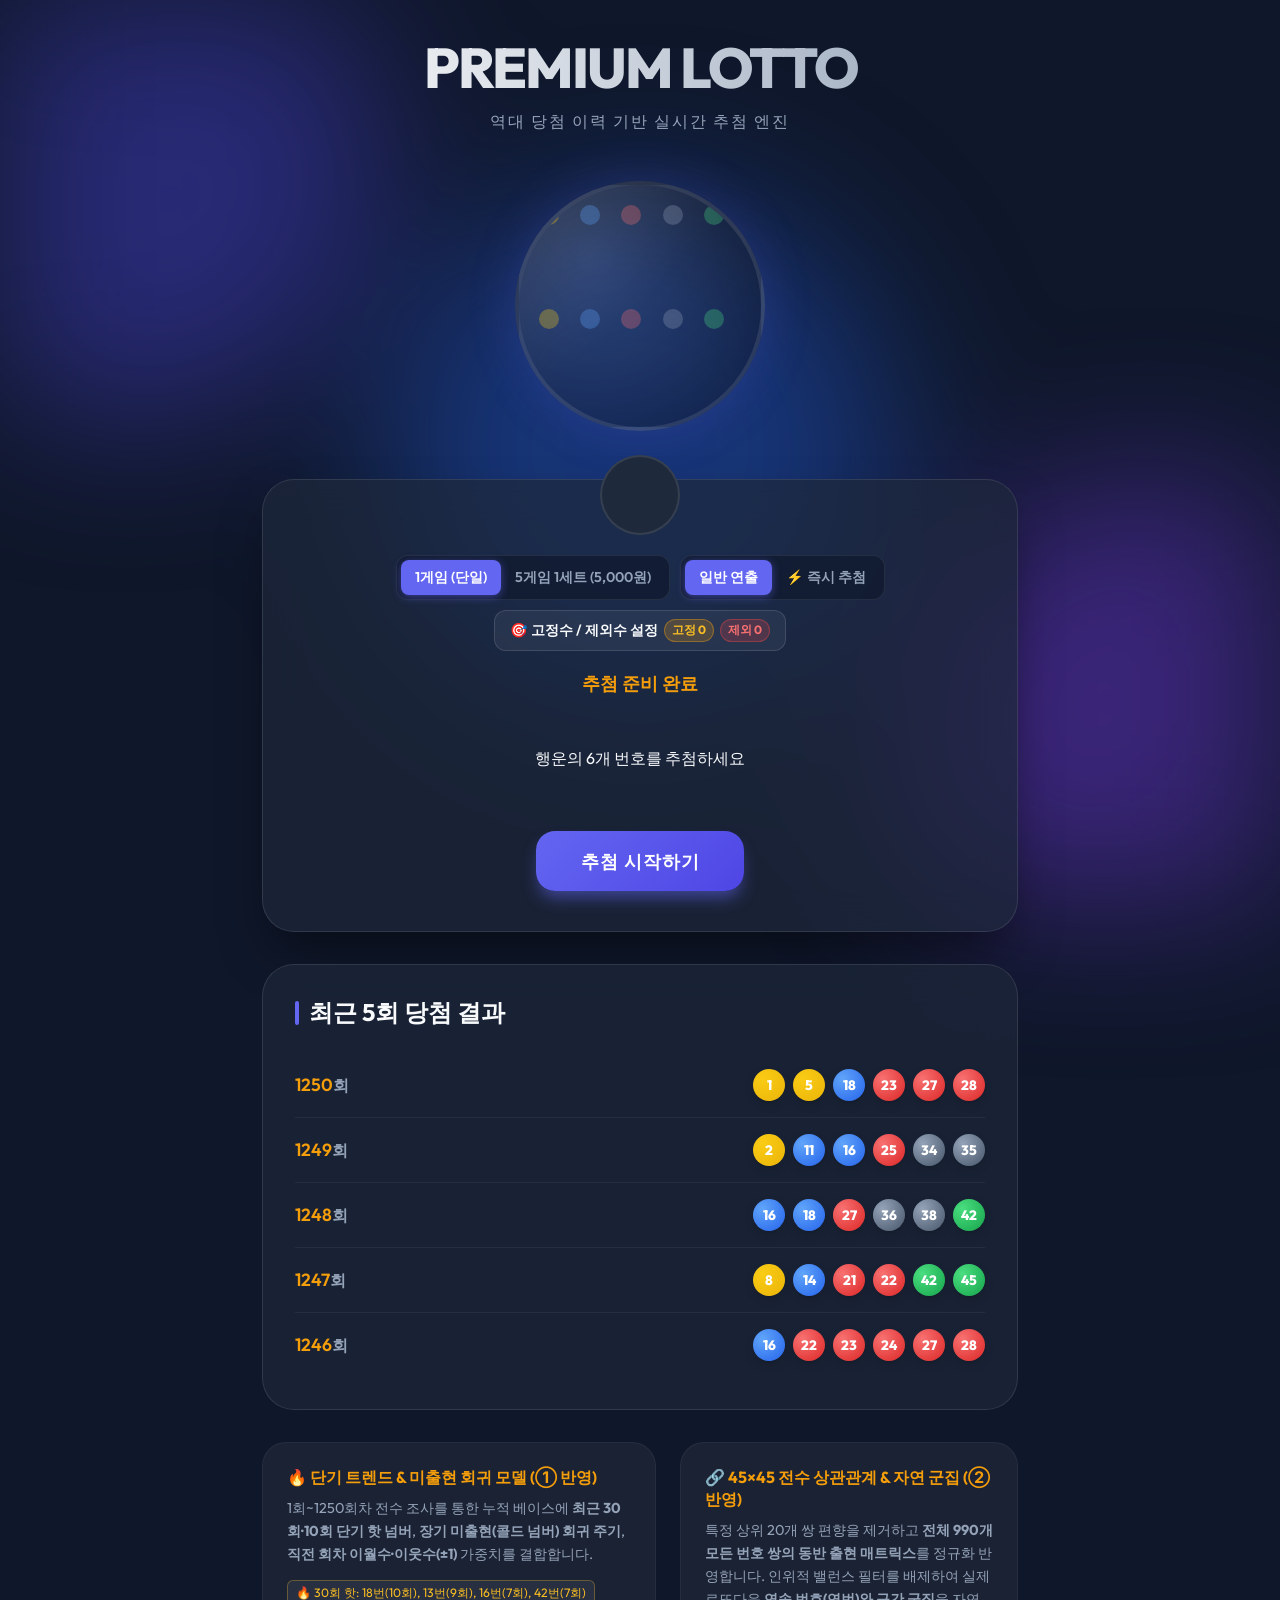
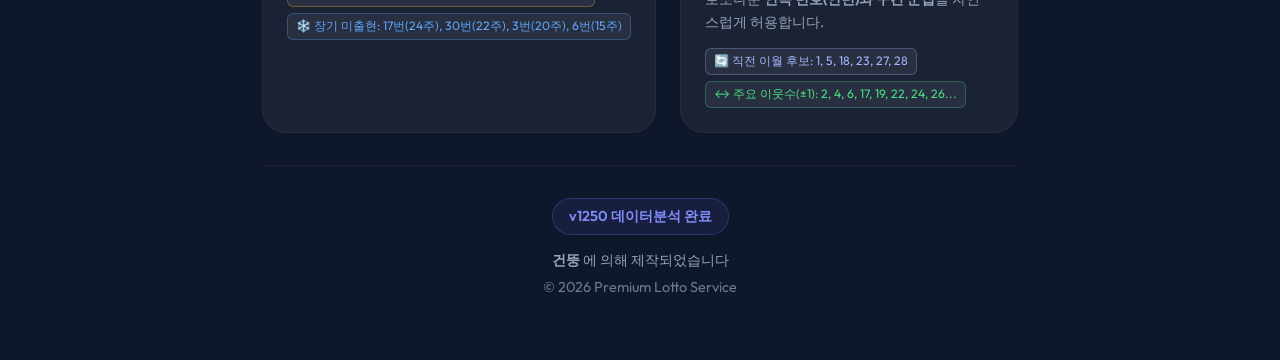
<file: index.html>
<!DOCTYPE html>
<html lang="ko">
<head>
    <meta charset="UTF-8">
    <meta name="viewport" content="width=device-width, initial-scale=1.0">
    <title>Premium Lotto - Draw Animation (v1250)</title>
    <link rel="preconnect" href="https://fonts.googleapis.com">
    <link rel="preconnect" href="https://fonts.gstatic.com" crossorigin>
    <link href="https://fonts.googleapis.com/css2?family=Inter:wght@300;400;600;800&family=Outfit:wght@300;400;600;800&display=swap" rel="stylesheet">
    <style>
        :root {
            --primary: #6366f1;
            --primary-glow: rgba(99, 102, 241, 0.5);
            --bg-dark: #0f172a;
            --card-bg: rgba(30, 41, 59, 0.7);
            --text-main: #f8fafc;
            --text-dim: #94a3b8;
            --accent: #f59e0b;
        }

        * { margin: 0; padding: 0; box-sizing: border-box; font-family: 'Outfit', 'Inter', sans-serif; }
        body { background-color: var(--bg-dark); color: var(--text-main); min-height: 100vh; overflow-x: hidden; display: flex; justify-content: center; align-items: center; }

        .background-blobs { position: fixed; top: 0; left: 0; width: 100%; height: 100%; z-index: -1; overflow: hidden; filter: blur(80px); }
        .blob { position: absolute; width: 40vw; height: 40vw; border-radius: 50%; opacity: 0.4; }
        .blob-1 { background: #4f46e5; top: -10%; left: -10%; animation: move-1 20s infinite alternate; }
        .blob-2 { background: #7c3aed; bottom: -10%; right: -10%; animation: move-2 25s infinite alternate; }
        .blob-3 { background: #2563eb; top: 50%; left: 50%; transform: translate(-50%, -50%); animation: move-3 30s infinite alternate; }

        @keyframes move-1 { from { transform: translate(0, 0); } to { transform: translate(20%, 20%); } }
        @keyframes move-2 { from { transform: translate(0, 0); } to { transform: translate(-20%, -20%); } }
        @keyframes move-3 { from { transform: translate(-50%, -50%) scale(1); } to { transform: translate(-40%, -60%) scale(1.2); } }

        .app-container { width: 100%; max-width: 820px; padding: 2rem; text-align: center; }
        header h1 { font-size: 3.5rem; font-weight: 800; letter-spacing: -2px; margin-bottom: 0.5rem; background: linear-gradient(to right, #fff, #94a3b8); -webkit-background-clip: text; -webkit-text-fill-color: transparent; }
        .subtitle { color: var(--text-dim); font-size: 1rem; margin-bottom: 3rem; text-transform: uppercase; letter-spacing: 2px; }

        .draw-machine-container {
            margin-bottom: 3rem;
            position: relative;
            perspective: 1000px;
        }

        .machine-sphere {
            width: 250px;
            height: 250px;
            border: 4px solid rgba(255, 255, 255, 0.1);
            border-radius: 50%;
            margin: 0 auto;
            background: radial-gradient(circle at 30% 30%, rgba(255,255,255,0.1), rgba(0,0,0,0.4));
            backdrop-filter: blur(10px);
            position: relative;
            overflow: hidden;
            box-shadow: 0 0 50px rgba(99, 102, 241, 0.2);
            display: flex;
            justify-content: center;
            align-items: center;
        }

        .machine-sphere::before {
            content: '';
            position: absolute;
            width: 100%;
            height: 100%;
            background: linear-gradient(135deg, rgba(255,255,255,0.1) 0%, transparent 50%);
        }

        .inner-balls {
            position: absolute;
            width: 100%;
            height: 100%;
            display: grid;
            grid-template-columns: repeat(5, 1fr);
            gap: 5px;
            padding: 20px;
            opacity: 0.3;
            transition: transform 0.1s linear;
        }

        .inner-ball {
            width: 20px;
            height: 20px;
            border-radius: 50%;
            background: var(--primary);
        }

        .sphere-spinning .inner-balls {
            animation: spin-balls 0.5s infinite linear;
        }

        @keyframes spin-balls {
            0% { transform: rotate(0deg) scale(1); }
            50% { transform: rotate(180deg) scale(1.1); }
            100% { transform: rotate(360deg) scale(1); }
        }

        .generator-card {
            background: var(--card-bg);
            backdrop-filter: blur(20px);
            border: 1px solid rgba(255, 255, 255, 0.1);
            border-radius: 2rem;
            padding: 2.5rem;
            box-shadow: 0 25px 50px -12px rgba(0, 0, 0, 0.5);
            margin-bottom: 2rem;
            position: relative;
        }

        .draw-exit {
            width: 80px;
            height: 80px;
            margin: -65px auto 20px;
            background: rgba(30, 41, 59, 1);
            border: 2px solid rgba(255,255,255,0.1);
            border-radius: 50%;
            display: flex;
            justify-content: center;
            align-items: center;
            z-index: 10;
            position: relative;
        }

        .number-display {
            display: flex;
            justify-content: center;
            gap: 12px;
            min-height: 80px;
            margin-bottom: 2rem;
            align-items: center;
            flex-wrap: wrap;
        }

        .lotto-ball {
            width: 60px;
            height: 60px;
            border-radius: 50%;
            display: flex;
            justify-content: center;
            align-items: center;
            font-weight: 800;
            font-size: 1.5rem;
            color: white;
            box-shadow: 0 10px 20px rgba(0,0,0,0.3);
            position: relative;
            transform-style: preserve-3d;
            animation: shoot-out 0.8s cubic-bezier(0.175, 0.885, 0.32, 1.275) forwards;
        }

        @keyframes shoot-out {
            0% { transform: translateY(-100px) scale(0) rotateX(-90deg); opacity: 0; }
            100% { transform: translateY(0) scale(1) rotateX(0deg); opacity: 1; }
        }

        .ball-1-10 { background: radial-gradient(circle at 30% 30%, #facc15, #eab308); }
        .ball-11-20 { background: radial-gradient(circle at 30% 30%, #60a5fa, #2563eb); }
        .ball-21-30 { background: radial-gradient(circle at 30% 30%, #f87171, #dc2626); }
        .ball-31-40 { background: radial-gradient(circle at 30% 30%, #94a3b8, #475569); }
        .ball-41-45 { background: radial-gradient(circle at 30% 30%, #4ade80, #16a34a); }

        .primary-btn {
            background: linear-gradient(135deg, #6366f1 0%, #4f46e5 100%);
            color: white;
            border: none;
            padding: 1.1rem 2.8rem;
            font-size: 1.15rem;
            font-weight: 700;
            border-radius: 1.2rem;
            cursor: pointer;
            transition: all 0.3s ease;
            box-shadow: 0 10px 15px -3px var(--primary-glow);
            text-transform: uppercase;
            letter-spacing: 1px;
        }

        .primary-btn:hover {
            transform: translateY(-3px) scale(1.02);
            box-shadow: 0 20px 25px -5px var(--primary-glow);
        }

        .primary-btn:disabled {
            background: #475569;
            cursor: not-allowed;
            transform: none;
            box-shadow: none;
        }

        .analysis-info { display: grid; grid-template-columns: 1fr 1fr; gap: 1.5rem; margin-bottom: 2rem; }
        .info-card { background: rgba(255, 255, 255, 0.05); padding: 1.5rem; border-radius: 1.5rem; text-align: left; border: 1px solid rgba(255, 255, 255, 0.05); }
        .info-card h3 { margin-bottom: 0.5rem; font-size: 1rem; color: var(--accent); }
        .info-card p { font-size: 0.9rem; color: var(--text-dim); line-height: 1.6; }

        .current-drawing-status {
            font-size: 1.15rem;
            font-weight: 600;
            color: var(--accent);
            min-height: 2rem;
            margin-bottom: 1rem;
        }

        /* Recent Draws Section */
        .recent-draws-section {
            background: var(--card-bg);
            backdrop-filter: blur(20px);
            border: 1px solid rgba(255, 255, 255, 0.1);
            border-radius: 2rem;
            padding: 2rem;
            margin-bottom: 2rem;
            text-align: left;
        }

        .recent-draws-section h2 {
            font-size: 1.5rem;
            font-weight: 700;
            margin-bottom: 1.5rem;
            color: var(--text-main);
            display: flex;
            align-items: center;
            gap: 10px;
        }

        .recent-draws-section h2::before {
            content: '';
            width: 4px;
            height: 24px;
            background: var(--primary);
            border-radius: 2px;
        }

        .recent-draw-row {
            display: flex;
            align-items: center;
            justify-content: space-between;
            padding: 1rem 0;
            border-bottom: 1px solid rgba(255, 255, 255, 0.05);
        }

        .recent-draw-row:last-child { border-bottom: none; }

        .draw-info {
            font-weight: 600;
            color: var(--text-dim);
            min-width: 80px;
        }

        .draw-info span {
            color: var(--accent);
            font-size: 1.1rem;
        }

        .recent-balls {
            display: flex;
            gap: 8px;
        }

        .lotto-ball.small-ball {
            width: 32px;
            height: 32px;
            font-size: 0.85rem;
            box-shadow: 0 4px 8px rgba(0,0,0,0.2);
            animation: none;
            opacity: 1;
            transform: none;
        }

        .lotto-ball.medium-ball {
            width: 44px;
            height: 44px;
            font-size: 1.05rem;
            animation: shoot-out 0.35s cubic-bezier(0.175, 0.885, 0.32, 1.275) forwards;
        }

        .lotto-ball.no-anim {
            animation: none !important;
            opacity: 1;
            transform: none;
        }

        .game-row.row-highlight {
            border-color: rgba(99, 102, 241, 0.6);
            box-shadow: 0 0 18px rgba(99, 102, 241, 0.25);
            transition: border-color 0.3s ease, box-shadow 0.3s ease;
        }

        .lotto-ball.fixed-mark {
            outline: 3px solid #f59e0b;
            box-shadow: 0 0 14px rgba(245, 158, 11, 0.6);
        }

        .lotto-ball.fixed-mark::after {
            content: '고정';
            position: absolute;
            bottom: -7px;
            background: #f59e0b;
            color: #0f172a;
            font-size: 0.58rem;
            font-weight: 800;
            padding: 1px 5px;
            border-radius: 6px;
            line-height: 1.1;
        }

        /* Purchase Convenience Controls */
        .purchase-toolbar {
            display: flex;
            flex-wrap: wrap;
            justify-content: center;
            align-items: center;
            gap: 10px;
            margin-bottom: 1.25rem;
        }

        .segmented-control {
            display: inline-flex;
            background: rgba(15, 23, 42, 0.65);
            padding: 4px;
            border-radius: 12px;
            border: 1px solid rgba(255, 255, 255, 0.08);
        }

        .seg-btn {
            background: transparent;
            color: var(--text-dim);
            border: none;
            padding: 8px 14px;
            font-size: 0.88rem;
            font-weight: 600;
            border-radius: 8px;
            cursor: pointer;
            transition: all 0.2s;
        }

        .seg-btn.active {
            background: var(--primary);
            color: white;
            box-shadow: 0 2px 8px var(--primary-glow);
        }

        .filter-toggle-btn {
            background: rgba(255, 255, 255, 0.06);
            color: var(--text-main);
            border: 1px solid rgba(255, 255, 255, 0.12);
            padding: 8px 15px;
            font-size: 0.88rem;
            font-weight: 600;
            border-radius: 12px;
            cursor: pointer;
            display: inline-flex;
            align-items: center;
            gap: 6px;
            transition: all 0.2s;
        }

        .filter-toggle-btn:hover {
            background: rgba(255, 255, 255, 0.12);
        }

        .badge-count {
            font-size: 0.75rem;
            padding: 2px 7px;
            border-radius: 999px;
            font-weight: 700;
        }

        .badge-fixed { background: rgba(245, 158, 11, 0.2); color: #fbbf24; border: 1px solid rgba(245, 158, 11, 0.4); }
        .badge-exclude { background: rgba(239, 68, 68, 0.2); color: #f87171; border: 1px solid rgba(239, 68, 68, 0.4); }

        /* Number Selector Panel (Fixed / Excluded) */
        .number-picker-panel {
            display: none;
            background: rgba(15, 23, 42, 0.8);
            border: 1px solid rgba(255, 255, 255, 0.1);
            border-radius: 1.2rem;
            padding: 1.25rem;
            margin-bottom: 1.5rem;
            text-align: left;
        }

        .number-picker-panel.open {
            display: block;
            animation: fadeIn 0.25s ease;
        }

        @keyframes fadeIn {
            from { opacity: 0; transform: translateY(-6px); }
            to { opacity: 1; transform: translateY(0); }
        }

        .picker-header {
            display: flex;
            flex-wrap: wrap;
            justify-content: space-between;
            align-items: center;
            gap: 10px;
            margin-bottom: 0.85rem;
        }

        .picker-mode-tabs {
            display: flex;
            gap: 8px;
            flex-wrap: wrap;
        }

        .mode-tab {
            padding: 7px 14px;
            border-radius: 8px;
            border: 1px solid rgba(255,255,255,0.1);
            background: rgba(255,255,255,0.04);
            color: var(--text-dim);
            font-size: 0.85rem;
            font-weight: 600;
            cursor: pointer;
            transition: all 0.2s;
        }

        .mode-tab.active-fixed {
            background: rgba(245, 158, 11, 0.2);
            border-color: #f59e0b;
            color: #fbbf24;
        }

        .mode-tab.active-exclude {
            background: rgba(239, 68, 68, 0.2);
            border-color: #ef4444;
            color: #f87171;
        }

        .picker-quick-actions {
            display: flex;
            gap: 6px;
            flex-wrap: wrap;
        }

        .quick-btn {
            background: rgba(255,255,255,0.06);
            color: var(--text-dim);
            border: 1px solid rgba(255,255,255,0.1);
            padding: 6px 10px;
            border-radius: 8px;
            font-size: 0.78rem;
            cursor: pointer;
            transition: all 0.2s;
        }

        .quick-btn:hover {
            color: white;
            background: rgba(255,255,255,0.14);
        }

        .picker-help {
            font-size: 0.8rem;
            color: var(--text-dim);
            margin-bottom: 0.85rem;
        }

        .picker-grid {
            display: grid;
            grid-template-columns: repeat(9, 1fr);
            gap: 6px;
        }

        @media (max-width: 540px) {
            .picker-grid { grid-template-columns: repeat(7, 1fr); }
            .analysis-info { grid-template-columns: 1fr; }
        }

        .picker-num-btn {
            height: 36px;
            border-radius: 8px;
            border: 1px solid rgba(255,255,255,0.08);
            background: rgba(30, 41, 59, 0.85);
            color: var(--text-main);
            font-weight: 700;
            font-size: 0.9rem;
            cursor: pointer;
            transition: all 0.15s;
            position: relative;
        }

        .picker-num-btn:hover {
            border-color: rgba(255,255,255,0.35);
            transform: translateY(-1px);
        }

        .picker-num-btn.is-fixed {
            background: linear-gradient(135deg, #f59e0b, #d97706);
            color: #0f172a;
            border-color: #fbbf24;
            box-shadow: 0 0 10px rgba(245, 158, 11, 0.4);
        }

        .picker-num-btn.is-excluded {
            background: rgba(239, 68, 68, 0.15);
            color: #ef4444;
            border-color: rgba(239, 68, 68, 0.45);
            text-decoration: line-through;
            opacity: 0.65;
        }

        /* 5-Game Set Slip Layout */
        .games-slip {
            width: 100%;
            display: flex;
            flex-direction: column;
            gap: 10px;
        }

        .game-row {
            display: flex;
            align-items: center;
            justify-content: space-between;
            background: rgba(15, 23, 42, 0.55);
            border: 1px solid rgba(255, 255, 255, 0.08);
            padding: 10px 16px;
            border-radius: 1rem;
            gap: 10px;
            flex-wrap: wrap;
        }

        .game-label {
            font-weight: 800;
            font-size: 0.95rem;
            color: var(--accent);
            background: rgba(245, 158, 11, 0.12);
            border: 1px solid rgba(245, 158, 11, 0.3);
            width: 34px;
            height: 34px;
            border-radius: 8px;
            display: flex;
            align-items: center;
            justify-content: center;
            flex-shrink: 0;
        }

        .game-balls {
            display: flex;
            gap: 8px;
            flex-wrap: wrap;
            justify-content: center;
            flex: 1;
        }

        .game-meta {
            display: flex;
            align-items: center;
            gap: 8px;
            font-size: 0.8rem;
            color: var(--text-dim);
        }

        .stat-pill {
            background: rgba(255,255,255,0.06);
            padding: 4px 8px;
            border-radius: 6px;
            font-size: 0.76rem;
            color: var(--text-dim);
            white-space: nowrap;
        }

        .reroll-row-btn {
            background: rgba(99, 102, 241, 0.15);
            color: #a5b4fc;
            border: 1px solid rgba(99, 102, 241, 0.3);
            padding: 6px 10px;
            border-radius: 8px;
            font-size: 0.78rem;
            font-weight: 600;
            cursor: pointer;
            transition: all 0.2s;
            white-space: nowrap;
        }

        .reroll-row-btn:hover {
            background: var(--primary);
            color: white;
        }

        .single-game-wrapper {
            display: flex;
            flex-direction: column;
            align-items: center;
            gap: 14px;
            width: 100%;
        }

        .single-balls-row {
            display: flex;
            justify-content: center;
            gap: 12px;
            flex-wrap: wrap;
        }

        .controls {
            display: flex;
            justify-content: center;
            align-items: center;
            gap: 10px;
            flex-wrap: wrap;
        }

        .secondary-btn {
            background: rgba(255, 255, 255, 0.07);
            color: var(--text-main);
            border: 1px solid rgba(255, 255, 255, 0.15);
            padding: 1.05rem 1.4rem;
            font-size: 0.95rem;
            font-weight: 600;
            border-radius: 1.2rem;
            cursor: pointer;
            transition: all 0.2s ease;
            display: none;
        }

        .secondary-btn.visible {
            display: inline-flex;
            align-items: center;
            gap: 6px;
        }

        .secondary-btn:hover {
            background: rgba(255, 255, 255, 0.15);
            transform: translateY(-2px);
        }

        /* Saved Tickets Section */
        .saved-section {
            background: var(--card-bg);
            backdrop-filter: blur(20px);
            border: 1px solid rgba(255, 255, 255, 0.1);
            border-radius: 2rem;
            padding: 2rem;
            margin-bottom: 2rem;
            text-align: left;
        }

        .saved-header {
            display: flex;
            justify-content: space-between;
            align-items: center;
            margin-bottom: 1.2rem;
        }

        .saved-header h2 {
            font-size: 1.4rem;
            font-weight: 700;
            display: flex;
            align-items: center;
            gap: 10px;
        }

        .saved-header h2::before {
            content: '';
            width: 4px;
            height: 22px;
            background: var(--accent);
            border-radius: 2px;
        }

        .saved-item {
            display: flex;
            align-items: center;
            justify-content: space-between;
            padding: 0.85rem 1rem;
            background: rgba(15, 23, 42, 0.45);
            border: 1px solid rgba(255, 255, 255, 0.06);
            border-radius: 12px;
            margin-bottom: 8px;
            gap: 10px;
            flex-wrap: wrap;
        }

        .saved-item-left {
            display: flex;
            align-items: center;
            gap: 10px;
            flex-wrap: wrap;
        }

        .saved-time {
            font-size: 0.78rem;
            color: var(--text-dim);
            min-width: 65px;
        }

        .delete-saved-btn {
            background: transparent;
            border: none;
            color: #f87171;
            cursor: pointer;
            font-size: 0.82rem;
            padding: 4px 8px;
            opacity: 0.75;
        }

        .delete-saved-btn:hover { opacity: 1; }
    </style>
</head>
<body>
    <div class="background-blobs">
        <div class="blob blob-1"></div>
        <div class="blob blob-2"></div>
        <div class="blob blob-3"></div>
    </div>

    <main class="app-container">
        <header>
            <h1>PREMIUM LOTTO</h1>
            <p class="subtitle">역대 당첨 이력 기반 실시간 추첨 엔진</p>
        </header>

        <div class="draw-machine-container">
            <div id="machine-sphere" class="machine-sphere">
                <div class="inner-balls">
                    <!-- Many small balls for effect -->
                    <div class="inner-ball" style="background:#facc15"></div>
                    <div class="inner-ball" style="background:#60a5fa"></div>
                    <div class="inner-ball" style="background:#f87171"></div>
                    <div class="inner-ball" style="background:#94a3b8"></div>
                    <div class="inner-ball" style="background:#4ade80"></div>
                    <div class="inner-ball" style="background:#facc15"></div>
                    <div class="inner-ball" style="background:#60a5fa"></div>
                    <div class="inner-ball" style="background:#f87171"></div>
                    <div class="inner-ball" style="background:#94a3b8"></div>
                    <div class="inner-ball" style="background:#4ade80"></div>
                </div>
            </div>
        </div>

        <section class="generator-card">
            <div class="draw-exit" id="draw-exit">
                <!-- Selected ball will appear here -->
            </div>

            <!-- 실전 구매 편의 툴바 -->
            <div class="purchase-toolbar">
                <div class="segmented-control" id="game-count-control">
                    <button type="button" class="seg-btn active" data-games="1">1게임 (단일)</button>
                    <button type="button" class="seg-btn" data-games="5">5게임 1세트 (5,000원)</button>
                </div>

                <div class="segmented-control" id="speed-control">
                    <button type="button" class="seg-btn active" data-fast="false">일반 연출</button>
                    <button type="button" class="seg-btn" data-fast="true">⚡ 즉시 추첨</button>
                </div>

                <button type="button" class="filter-toggle-btn" id="toggle-picker-btn">
                    🎯 고정수 / 제외수 설정
                    <span class="badge-count badge-fixed" id="fixed-count-badge">고정 0</span>
                    <span class="badge-count badge-exclude" id="exclude-count-badge">제외 0</span>
                </button>
            </div>

            <!-- 고정수 / 제외수 번호 선택 패널 -->
            <div class="number-picker-panel" id="number-picker-panel">
                <div class="picker-header">
                    <div class="picker-mode-tabs">
                        <button type="button" class="mode-tab active-fixed" id="tab-fixed">📌 고정수 선택 (최대 5개)</button>
                        <button type="button" class="mode-tab" id="tab-exclude">🚫 제외수 선택 (최대 35개)</button>
                    </div>
                    <div class="picker-quick-actions">
                        <button type="button" class="quick-btn" id="btn-exclude-last-draw">직전 회차 번호 제외</button>
                        <button type="button" class="quick-btn" id="btn-include-last-one">직전 회차 중 1개 랜덤 고정</button>
                        <button type="button" class="quick-btn" id="btn-reset-picker">전체 초기화</button>
                    </div>
                </div>
                <p class="picker-help" id="picker-help-text">
                    📌 <strong>고정수 모드</strong>: 아래 번호를 클릭하면 모든 추첨 게임에 해당 번호가 반드시 포함됩니다.
                </p>
                <div class="picker-grid" id="picker-grid"></div>
            </div>

            <div id="drawing-status" class="current-drawing-status">추첨 준비 완료</div>

            <div id="number-display" class="number-display">
                <div class="placeholder-text">행운의 6개 번호를 추첨하세요</div>
            </div>

            <div class="controls">
                <button id="generate-btn" class="primary-btn">추첨 시작하기</button>
                <button id="copy-btn" class="secondary-btn">📋 번호 복사</button>
                <button id="save-btn" class="secondary-btn">⭐ 보관함 저장</button>
            </div>
        </section>

        <!-- 내가 저장한 번호 보관함 -->
        <section class="saved-section" id="saved-section" style="display: none;">
            <div class="saved-header">
                <h2>내 번호 보관함 (실전 마킹용)</h2>
                <button type="button" class="quick-btn" id="clear-saved-btn">보관함 비우기</button>
            </div>
            <div id="saved-list"></div>
        </section>

        <section class="recent-draws-section">
            <h2>최근 5회 당첨 결과</h2>
            <div id="recent-draws-list">
                <!-- Recent draws rows will be injected here -->
                <div style="color: var(--text-dim); text-align: center; padding: 1rem;">데이터를 불러오는 중...</div>
            </div>
        </section>

        <section class="analysis-info">
            <div class="info-card">
                <h3>🔥 단기 트렌드 & 미출현 회귀 모델 (① 반영)</h3>
                <p>1회~1250회차 전수 조사를 통한 누적 베이스에 <strong>최근 30회·10회 단기 핫 넘버</strong>, <strong>장기 미출현(콜드 넘버) 회귀 주기</strong>, <strong>직전 회차 이월수·이웃수(±1)</strong> 가중치를 결합합니다.</p>
                <div id="trend-insight-badges" style="margin-top: 0.85rem; display: flex; flex-wrap: wrap; gap: 6px;"></div>
            </div>
            <div class="info-card">
                <h3>🔗 45×45 전수 상관관계 & 자연 군집 (② 반영)</h3>
                <p>특정 상위 20개 쌍 편향을 제거하고 <strong>전체 990개 모든 번호 쌍의 동반 출현 매트릭스</strong>를 정규화 반영합니다. 인위적 밸런스 필터를 배제하여 실제 로또다운 <strong>연속 번호(연번)와 구간 군집</strong>을 자연스럽게 허용합니다.</p>
                <div id="carry-insight-badges" style="margin-top: 0.85rem; display: flex; flex-wrap: wrap; gap: 6px;"></div>
            </div>
        </section>

        <footer style="margin-top: 2rem; padding: 2rem; border-top: 1px solid rgba(255,255,255,0.05); color: var(--text-dim); font-size: 0.9rem;">
            <div style="background: rgba(99, 102, 241, 0.1); border: 1px solid rgba(99, 102, 241, 0.3); padding: 0.5rem 1rem; border-radius: 2rem; display: inline-block; margin-bottom: 1rem; color: #818cf8; font-weight: 600;">
                <span id="version-badge">v1250</span> 데이터분석 완료
            </div>
            <p><strong>건뚱</strong> 에 의해 제작되었습니다</p>
            <p style="margin-top: 0.5rem; opacity: 0.7;">© 2026 Premium Lotto Service</p>
        </footer>
    </main>

    <script>
        // Full History Analysis Data (v1250)
        const FULL_HISTORY_STATS = {
            frequencies: [0, 172, 158, 172, 164, 155, 166, 171, 159, 137, 163, 169, 180, 184, 173, 170, 173, 171, 182, 171, 172, 168, 148, 151, 169, 155, 166, 184, 160, 156, 158, 171, 147, 175, 188, 164, 166, 174, 175, 168, 174, 151, 161, 167, 166, 176],
            recent30Freqs: [0, 4, 4, 1, 5, 2, 3, 3, 3, 4, 2, 5, 3, 9, 3, 3, 7, 2, 10, 4, 4, 3, 6, 4, 5, 4, 2, 4, 6, 3, 2, 5, 5, 2, 6, 3, 4, 3, 6, 2, 2, 4, 7, 4, 5, 2],
            recent10Freqs: [0, 2, 2, 0, 2, 2, 0, 1, 1, 1, 1, 1, 0, 2, 1, 0, 5, 0, 4, 0, 0, 1, 2, 3, 3, 2, 1, 3, 3, 0, 0, 1, 1, 0, 2, 1, 1, 0, 3, 0, 0, 1, 3, 2, 1, 1],
            missingDraws: [0, 0, 1, 20, 5, 0, 15, 9, 3, 7, 8, 1, 14, 6, 3, 15, 1, 24, 0, 10, 10, 3, 3, 0, 4, 1, 6, 0, 0, 14, 22, 8, 5, 11, 1, 1, 2, 13, 2, 15, 13, 8, 2, 7, 7, 3],
            coMatrix: [[0,0,0,0,0,0,0,0,0,0,0,0,0,0,0,0,0,0,0,0,0,0,0,0,0,0,0,0,0,0,0,0,0,0,0,0,0,0,0,0,0,0,0,0,0,0],[0,0,24,27,21,19,16,14,21,21,21,18,25,23,17,18,23,22,22,16,22,19,9,21,20,13,22,23,31,22,12,13,14,14,25,23,16,19,19,17,20,21,24,18,15,20],[0,24,0,16,20,15,20,15,22,12,13,23,18,18,15,23,24,22,14,22,21,13,18,11,17,25,16,20,22,16,16,18,16,23,23,12,13,19,14,19,14,15,18,17,18,20],[0,27,16,0,22,12,17,21,20,17,22,21,25,29,21,21,18,18,16,16,29,12,25,19,29,9,14,28,13,14,18,19,23,20,20,18,19,21,20,17,16,17,23,19,18,21],[0,21,20,22,0,19,15,13,19,18,23,19,19,17,18,18,23,22,20,18,26,11,16,19,15,20,25,22,19,18,9,19,21,26,19,14,12,22,16,15,24,19,18,18,12,21],[0,19,15,12,19,0,20,16,13,16,11,26,24,24,24,13,15,18,21,13,26,19,18,15,13,19,21,25,16,17,17,16,17,12,26,15,12,17,12,20,12,14,20,20,17,20],[0,16,20,17,15,20,0,24,12,12,18,25,22,24,22,18,22,25,24,23,16,23,22,10,18,14,16,16,28,10,19,19,20,9,19,17,17,25,31,22,23,18,14,18,15,12],[0,14,15,21,13,16,24,0,15,22,15,20,24,20,12,24,22,18,27,26,24,13,23,18,27,17,21,20,16,23,15,14,10,25,18,18,24,21,25,20,23,18,20,18,18,18],[0,21,22,20,19,13,12,15,0,11,13,14,7,23,18,18,15,24,23,23,14,24,14,15,14,18,8,27,17,20,19,23,16,22,17,18,22,16,20,27,14,15,19,20,20,25],[0,21,12,17,18,16,12,22,11,0,16,15,22,14,13,14,14,17,18,14,10,16,12,14,18,16,15,18,19,16,15,12,11,21,15,18,15,17,19,16,15,15,14,15,14,13],[0,21,13,22,23,11,18,15,13,16,0,17,16,19,22,20,27,13,22,23,20,12,24,16,20,15,11,19,18,19,13,31,18,20,18,22,20,22,23,14,26,18,16,15,22,12],[0,18,23,21,19,26,25,20,14,15,17,0,19,22,21,21,21,26,20,16,16,34,15,13,19,15,24,19,21,17,15,19,20,17,11,20,20,22,17,26,9,18,13,16,27,18],[0,25,18,25,19,24,22,24,7,22,16,19,0,21,20,28,14,15,20,23,22,19,14,17,31,16,25,17,16,24,17,18,21,25,29,15,17,16,21,23,24,22,27,23,17,22],[0,23,18,29,17,24,24,20,23,14,19,22,21,0,21,20,17,18,28,19,24,20,16,15,20,20,21,16,26,23,13,22,24,29,23,16,21,25,25,23,20,18,19,22,18,24],[0,17,15,21,18,24,22,12,18,13,22,21,20,21,0,29,18,16,23,17,18,23,23,19,14,18,24,23,16,14,23,22,20,21,18,20,22,22,21,23,24,14,18,17,19,22],[0,18,23,21,18,13,18,24,18,14,20,21,28,20,29,0,16,18,12,26,19,24,22,23,23,21,19,18,18,15,16,14,12,17,29,17,18,20,13,17,19,18,19,24,18,20],[0,23,24,18,23,15,22,22,15,14,27,21,14,17,18,16,0,18,18,24,20,17,11,24,26,24,18,20,21,20,15,24,13,19,19,17,25,19,22,18,21,25,18,22,21,17],[0,22,22,18,22,18,25,18,24,17,13,26,15,18,16,18,18,0,24,21,22,19,15,17,18,16,19,24,20,18,21,22,17,19,21,21,24,18,16,23,17,13,15,19,21,25],[0,22,14,16,20,21,24,27,23,18,22,20,20,28,23,12,18,24,0,16,21,25,14,25,20,13,24,21,17,19,23,28,25,15,27,18,15,19,28,24,17,12,24,21,20,27],[0,16,22,16,18,13,23,26,23,14,23,16,23,19,17,26,24,21,16,0,18,29,16,20,20,23,19,20,21,10,16,18,18,17,25,17,16,13,16,17,18,20,23,24,18,27],[0,22,21,29,26,26,16,24,14,10,20,16,22,24,18,19,20,22,21,18,0,14,14,21,22,18,20,18,18,15,19,19,17,26,18,26,20,18,15,16,20,20,17,18,26,17],[0,19,13,12,11,19,23,13,24,16,12,34,19,20,23,24,17,19,25,29,14,0,18,12,14,23,23,22,11,17,20,17,20,19,28,22,23,21,17,19,15,18,14,18,23,20],[0,9,18,25,16,18,22,23,14,12,24,15,14,16,23,22,11,15,14,16,14,18,0,13,19,17,16,16,20,12,13,19,17,15,22,15,21,23,21,13,17,12,18,13,17,12],[0,21,11,19,19,15,10,18,15,14,16,13,17,15,19,23,24,17,25,20,21,12,13,0,19,18,15,18,19,18,14,16,11,11,21,21,17,16,18,18,19,9,17,22,21,20],[0,20,17,29,15,13,18,27,14,18,20,19,31,20,14,23,26,18,20,20,22,14,19,19,0,13,13,30,11,17,22,15,19,21,19,21,19,19,19,18,21,16,18,10,26,22],[0,13,25,9,20,19,14,17,18,16,15,15,16,20,18,21,24,16,13,23,18,23,17,18,13,0,15,18,19,21,11,18,15,22,20,18,27,22,18,15,18,12,13,18,17,17],[0,22,16,14,25,21,16,21,8,15,11,24,25,21,24,19,18,19,24,19,20,23,16,15,13,15,0,26,19,19,18,21,8,19,21,20,23,19,21,16,22,17,20,24,18,15],[0,23,20,28,22,25,16,20,27,18,19,19,17,16,23,18,20,24,21,20,18,22,16,18,30,18,26,0,21,23,18,17,13,17,16,27,25,23,27,20,26,16,22,21,19,25],[0,31,22,13,19,16,28,16,17,19,18,21,16,26,16,18,21,20,17,21,18,11,20,19,11,19,19,21,0,13,23,12,13,11,23,11,18,16,17,17,20,16,23,21,14,19],[0,22,16,14,18,17,10,23,20,16,19,17,24,23,14,15,20,18,19,10,15,17,12,18,17,21,19,23,13,0,11,19,13,25,24,17,14,16,23,18,22,11,17,18,24,18],[0,12,16,18,9,17,19,15,19,15,13,15,17,13,23,16,15,21,23,16,19,20,13,14,22,11,18,18,23,11,0,23,14,24,28,22,16,20,23,23,15,23,15,23,17,23],[0,13,18,19,19,16,19,14,23,12,31,19,18,22,22,14,24,22,28,18,19,17,19,16,15,18,21,17,12,19,23,0,24,19,27,17,17,21,25,15,25,18,14,23,26,17],[0,14,16,23,21,17,20,10,16,11,18,20,21,24,20,12,13,17,25,18,17,20,17,11,19,15,8,13,13,13,14,24,0,23,18,12,18,16,15,14,19,14,20,12,13,21],[0,14,23,20,26,12,9,25,22,21,20,17,25,29,21,17,19,19,15,17,26,19,15,11,21,22,19,17,11,25,24,19,23,0,18,22,23,24,21,16,33,19,19,14,22,21],[0,25,23,20,19,26,19,18,17,15,18,11,29,23,18,29,19,21,27,25,18,28,22,21,19,20,21,16,23,24,28,27,18,18,0,21,18,16,20,20,20,21,30,19,27,23],[0,23,12,18,14,15,17,18,18,18,22,20,15,16,20,17,17,21,18,17,26,22,15,21,21,18,20,27,11,17,22,17,12,22,21,0,19,24,18,20,23,11,14,25,19,19],[0,16,13,19,12,12,17,24,22,15,20,20,17,21,22,18,25,24,15,16,20,23,21,17,19,27,23,25,18,14,16,17,18,23,18,19,0,20,18,25,15,17,17,13,18,21],[0,19,19,21,22,17,25,21,16,17,22,22,16,25,22,20,19,18,19,13,18,21,23,16,19,22,19,23,16,16,20,21,16,24,16,24,20,0,24,20,31,19,15,21,10,23],[0,19,14,20,16,12,31,25,20,19,23,17,21,25,21,13,22,16,28,16,15,17,21,18,19,18,21,27,17,23,23,25,15,21,20,18,18,24,0,21,23,15,17,19,19,23],[0,17,19,17,15,20,22,20,27,16,14,26,23,23,23,17,18,23,24,17,16,19,13,18,18,15,16,20,17,18,23,15,14,16,20,20,25,20,21,0,16,22,12,22,20,23],[0,20,14,16,24,12,23,23,14,15,26,9,24,20,24,19,21,17,17,18,20,15,17,19,21,18,22,26,20,22,15,25,19,33,20,23,15,31,23,16,0,22,15,21,19,17],[0,21,15,17,19,14,18,18,15,15,18,18,22,18,14,18,25,13,12,20,20,18,12,9,16,12,17,16,16,11,23,18,14,19,21,11,17,19,15,22,22,0,17,18,20,22],[0,24,18,23,18,20,14,20,19,14,16,13,27,19,18,19,18,15,24,23,17,14,18,17,18,13,20,22,23,17,15,14,20,19,30,14,17,15,17,12,15,17,0,19,15,25],[0,18,17,19,18,20,18,18,20,15,15,16,23,22,17,24,22,19,21,24,18,18,13,22,10,18,24,21,21,18,23,23,12,14,19,25,13,21,19,22,21,18,19,0,18,19],[0,15,18,18,12,17,15,18,20,14,22,27,17,18,19,18,21,21,20,18,26,23,17,21,26,17,18,19,14,24,17,26,13,22,27,19,18,10,19,20,19,20,15,18,0,14],[0,20,20,21,21,20,12,18,25,13,12,18,22,24,22,20,17,25,27,27,17,20,12,20,22,17,15,25,19,18,23,17,21,21,23,19,21,23,23,23,17,22,25,19,14,0]],
            coWeights: [{"a": 11, "b": 21, "w": 34}, {"a": 33, "b": 40, "w": 33}, {"a": 37, "b": 40, "w": 31}, {"a": 6, "b": 38, "w": 31}, {"a": 1, "b": 28, "w": 31}, {"a": 10, "b": 31, "w": 31}, {"a": 12, "b": 24, "w": 31}, {"a": 24, "b": 27, "w": 30}, {"a": 34, "b": 42, "w": 30}, {"a": 19, "b": 21, "w": 29}, {"a": 14, "b": 15, "w": 29}, {"a": 3, "b": 13, "w": 29}, {"a": 13, "b": 33, "w": 29}, {"a": 3, "b": 20, "w": 29}, {"a": 3, "b": 24, "w": 29}, {"a": 15, "b": 34, "w": 29}, {"a": 12, "b": 34, "w": 29}, {"a": 18, "b": 31, "w": 28}, {"a": 13, "b": 18, "w": 28}, {"a": 18, "b": 38, "w": 28}]
        };

        // Recent History Data (Automatically updated by update_service.py)
        const RECENT_HISTORY_DATA = [{"draw_no": 1250, "numbers": [1, 5, 18, 23, 27, 28]}, {"draw_no": 1249, "numbers": [2, 11, 16, 25, 34, 35]}, {"draw_no": 1248, "numbers": [16, 18, 27, 36, 38, 42]}, {"draw_no": 1247, "numbers": [8, 14, 21, 22, 42, 45]}, {"draw_no": 1246, "numbers": [16, 22, 23, 24, 27, 28]}];

        class LottoEngine {
            constructor() {
                this.freqs = [...FULL_HISTORY_STATS.frequencies];
                this.recent30 = [...(FULL_HISTORY_STATS.recent30Freqs || Array(46).fill(4))];
                this.recent10 = [...(FULL_HISTORY_STATS.recent10Freqs || Array(46).fill(1))];
                this.missing = [...(FULL_HISTORY_STATS.missingDraws || Array(46).fill(5))];
                this.lastDraw = RECENT_HISTORY_DATA.length ? [...RECENT_HISTORY_DATA[0].numbers] : [];

                if (FULL_HISTORY_STATS.coMatrix) {
                    this.matrix = FULL_HISTORY_STATS.coMatrix.map(row => [...row]);
                } else {
                    this.matrix = Array(46).fill(0).map(() => Array(46).fill(0));
                    FULL_HISTORY_STATS.coWeights.forEach(p => {
                        this.matrix[p.a][p.b] = p.w;
                        this.matrix[p.b][p.a] = p.w;
                    });
                }
            }

            /**
             * ① 장기 누적 베이스 + 최근 30/10회 핫 트렌드 + 장기 미출현 회귀 + 직전 회차 이월수/이웃수(±1) 결합
             */
            createInitialProbabilities(excludedSet = new Set()) {
                const probs = Array(46).fill(0);
                const avgFreq = this.freqs.slice(1).reduce((a, b) => a + b, 0) / 45 || 162;

                const lastSet = new Set(this.lastDraw);
                const neighborSet = new Set();
                this.lastDraw.forEach(n => {
                    if (n > 1 && !lastSet.has(n - 1)) neighborSet.add(n - 1);
                    if (n < 45 && !lastSet.has(n + 1)) neighborSet.add(n + 1);
                });

                for (let i = 1; i <= 45; i++) {
                    if (excludedSet.has(i)) {
                        probs[i] = 0;
                        continue;
                    }

                    // 1) 역대 누적 빈도 베이스 (비중 축소 및 평준화: 약 25점 스케일)
                    const longTermScore = 25 * (this.freqs[i] / avgFreq);

                    // 2) 최근 30회차 & 10회차 단기 출현 트렌드 (핫 넘버 가중치)
                    const trendScore = (this.recent30[i] * 5.5) + (this.recent10[i] * 8.0);

                    // 3) 미출현 주기(콜드 넘버 회귀) 가중치: 10주 이상 미출현 번호 반등 에너지 반영
                    let coldScore = 0;
                    const miss = this.missing[i];
                    if (miss >= 15) {
                        coldScore = 18 + Math.min(miss - 15, 10) * 1.5;
                    } else if (miss >= 10) {
                        coldScore = 10 + (miss - 10) * 1.5;
                    }

                    // 4) 직전 회차 이월수 및 이웃수(±1) 가중치
                    let carryNeighborScore = 0;
                    if (lastSet.has(i)) {
                        carryNeighborScore = 18;
                    } else if (neighborSet.has(i)) {
                        carryNeighborScore = 14;
                    }

                    probs[i] = longTermScore + trendScore + coldScore + carryNeighborScore;
                }

                return probs;
            }

            drawSingle(probabilities, selected, excludedSet = new Set()) {
                const currentProbs = [...probabilities];
                selected.forEach(n => currentProbs[n] = 0);
                excludedSet.forEach(n => currentProbs[n] = 0);
                
                const total = currentProbs.reduce((a, b) => a + b, 0);
                if (total <= 0) {
                    const available = [];
                    for (let i = 1; i <= 45; i++) {
                        if (!selected.includes(i) && !excludedSet.has(i)) available.push(i);
                    }
                    return available[Math.floor(Math.random() * available.length)] || 1;
                }

                const r = Math.random() * total;
                let s = 0;
                for (let i = 1; i <= 45; i++) {
                    s += currentProbs[i];
                    if (r <= s && currentProbs[i] > 0) return i;
                }
                return 45;
            }

            /**
             * ② 45x45 전체 번호 쌍 동반 출현 매트릭스 정규화 및 자연스러운 연번(±1)/구간 군집 시너지 반영
             */
            updateWeights(picked, probabilities, selected, excludedSet = new Set()) {
                const patterns = this.matrix[picked];
                if (!patterns) return;

                let sumCo = 0;
                let minCo = Infinity;
                let count = 0;
                for (let j = 1; j <= 45; j++) {
                    if (j === picked) continue;
                    const w = patterns[j] || 0;
                    sumCo += w;
                    if (w < minCo) minCo = w;
                    count++;
                }
                const avgCo = count > 0 ? sumCo / count : 20;
                if (!isFinite(minCo)) minCo = 0;

                for (let j = 1; j <= 45; j++) {
                    if (!selected.includes(j) && !excludedSet.has(j)) {
                        const coCount = patterns[j] || 0;
                        const baseCoBoost = Math.max(0, coCount - minCo) * 1.6;
                        const aboveAvgBoost = Math.max(0, coCount - avgCo) * 3.2;

                        // 연속 번호(±1) 및 인접 번호(±2) 자연 군집 시너지
                        const dist = Math.abs(picked - j);
                        let clusterBoost = 0;
                        if (dist === 1) {
                            clusterBoost = 12 + Math.max(0, coCount - avgCo) * 1.5;
                        } else if (dist === 2) {
                            clusterBoost = 6;
                        }

                        probabilities[j] += baseCoBoost + aboveAvgBoost + clusterBoost;
                    }
                }
            }

            generateOneGame(fixedNumbers = [], excludedSet = new Set()) {
                const selected = [...fixedNumbers];
                const probs = this.createInitialProbabilities(excludedSet);

                // 고정수가 이미 있다면 고정수들의 상관관계 가중치도 먼저 반영
                selected.forEach(fixedNum => {
                    this.updateWeights(fixedNum, probs, selected, excludedSet);
                });

                while (selected.length < 6) {
                    const picked = this.drawSingle(probs, selected, excludedSet);
                    selected.push(picked);
                    this.updateWeights(picked, probs, selected, excludedSet);
                }

                return selected.sort((a, b) => a - b);
            }
        }

        document.addEventListener('DOMContentLoaded', () => {
            const engine = new LottoEngine();
            const btn = document.getElementById('generate-btn');
            const copyBtn = document.getElementById('copy-btn');
            const saveBtn = document.getElementById('save-btn');
            const display = document.getElementById('number-display');
            const sphere = document.getElementById('machine-sphere');
            const exit = document.getElementById('draw-exit');
            const status = document.getElementById('drawing-status');

            // 실전 구매 상태 관리
            let gameCount = 1;          // 1 or 5
            let isFastMode = false;     // 일반 연출 vs 즉시 추첨
            let pickerMode = 'fixed';   // 'fixed' | 'exclude'
            const fixedSet = new Set();
            const excludedSet = new Set();
            let currentGamesResult = []; // 최근 추첨된 게임 배열 (예: [[1,2,3,4,5,6], ...])
            const SAVED_STORAGE_KEY = 'premium_lotto_saved_tickets_v1';

            const getColorClass = (num) => {
                if (num <= 10) return 'ball-1-10';
                if (num <= 20) return 'ball-11-20';
                if (num <= 30) return 'ball-21-30';
                if (num <= 40) return 'ball-31-40';
                return 'ball-41-45';
            };

            const createBall = (num, size = 'normal', isFixed = false, animate = true) => {
                const ball = document.createElement('div');
                const sizeClass = size === 'small' ? 'small-ball' : size === 'medium' ? 'medium-ball' : '';
                const fixedClass = isFixed ? 'fixed-mark' : '';
                const animClass = animate ? '' : 'no-anim';
                ball.className = `lotto-ball ${sizeClass} ${fixedClass} ${animClass} ${getColorClass(num)}`.replace(/\s+/g, ' ').trim();
                ball.textContent = num;
                return ball;
            };

            const getGameStatsText = (nums) => {
                const sum = nums.reduce((a, b) => a + b, 0);
                const odds = nums.filter(n => n % 2 === 1).length;
                const evens = 6 - odds;
                return `합계 ${sum} · 홀짝 ${odds}:${evens}`;
            };

            // 1~45 번호 선택기 렌더링 및 업데이트
            const pickerGrid = document.getElementById('picker-grid');
            const fixedBadge = document.getElementById('fixed-count-badge');
            const excludeBadge = document.getElementById('exclude-count-badge');
            const pickerHelpText = document.getElementById('picker-help-text');

            const updatePickerUI = () => {
                fixedBadge.textContent = `고정 ${fixedSet.size}`;
                excludeBadge.textContent = `제외 ${excludedSet.size}`;

                const buttons = pickerGrid.querySelectorAll('.picker-num-btn');
                buttons.forEach(b => {
                    const num = Number(b.dataset.num);
                    b.classList.remove('is-fixed', 'is-excluded');
                    if (fixedSet.has(num)) b.classList.add('is-fixed');
                    if (excludedSet.has(num)) b.classList.add('is-excluded');
                });
            };

            const initPickerGrid = () => {
                pickerGrid.innerHTML = '';
                for (let n = 1; n <= 45; n++) {
                    const b = document.createElement('button');
                    b.type = 'button';
                    b.className = 'picker-num-btn';
                    b.dataset.num = n;
                    b.textContent = n;
                    b.onclick = () => {
                        if (pickerMode === 'fixed') {
                            if (fixedSet.has(n)) {
                                fixedSet.delete(n);
                            } else {
                                if (fixedSet.size >= 5) {
                                    status.textContent = '고정수는 최대 5개까지 선택할 수 있습니다.';
                                    return;
                                }
                                excludedSet.delete(n);
                                fixedSet.add(n);
                            }
                        } else {
                            if (excludedSet.has(n)) {
                                excludedSet.delete(n);
                            } else {
                                if (excludedSet.size >= 35) {
                                    status.textContent = '제외수는 최대 35개까지 선택할 수 있습니다.';
                                    return;
                                }
                                fixedSet.delete(n);
                                excludedSet.add(n);
                            }
                        }
                        updatePickerUI();
                    };
                    pickerGrid.appendChild(b);
                }
            };

            initPickerGrid();

            // 툴바 이벤트 바인딩
            document.querySelectorAll('#game-count-control .seg-btn').forEach(seg => {
                seg.onclick = () => {
                    document.querySelectorAll('#game-count-control .seg-btn').forEach(s => s.classList.remove('active'));
                    seg.classList.add('active');
                    gameCount = Number(seg.dataset.games);
                };
            });

            document.querySelectorAll('#speed-control .seg-btn').forEach(seg => {
                seg.onclick = () => {
                    document.querySelectorAll('#speed-control .seg-btn').forEach(s => s.classList.remove('active'));
                    seg.classList.add('active');
                    isFastMode = seg.dataset.fast === 'true';
                };
            });

            const pickerPanel = document.getElementById('number-picker-panel');
            document.getElementById('toggle-picker-btn').onclick = () => {
                pickerPanel.classList.toggle('open');
            };

            const tabFixed = document.getElementById('tab-fixed');
            const tabExclude = document.getElementById('tab-exclude');

            tabFixed.onclick = () => {
                pickerMode = 'fixed';
                tabFixed.className = 'mode-tab active-fixed';
                tabExclude.className = 'mode-tab';
                pickerHelpText.innerHTML = '📌 <strong>고정수 모드</strong>: 아래 번호를 클릭하면 모든 추첨 게임에 해당 번호가 반드시 포함됩니다. (최대 5개)';
            };

            tabExclude.onclick = () => {
                pickerMode = 'exclude';
                tabExclude.className = 'mode-tab active-exclude';
                tabFixed.className = 'mode-tab';
                pickerHelpText.innerHTML = '🚫 <strong>제외수 모드</strong>: 아래 번호를 클릭하면 추첨 후보에서 완전히 제외됩니다. (최대 35개)';
            };

            // 빠른 설정 액션
            document.getElementById('btn-exclude-last-draw').onclick = () => {
                if (!RECENT_HISTORY_DATA.length) return;
                const lastNums = RECENT_HISTORY_DATA[0].numbers;
                lastNums.forEach(n => {
                    fixedSet.delete(n);
                    excludedSet.add(n);
                });
                updatePickerUI();
                status.textContent = `직전 ${RECENT_HISTORY_DATA[0].draw_no}회 당첨번호 6개를 제외수로 설정했습니다.`;
            };

            document.getElementById('btn-include-last-one').onclick = () => {
                if (!RECENT_HISTORY_DATA.length) return;
                const lastNums = RECENT_HISTORY_DATA[0].numbers;
                // 기존 직전회차 번호가 고정수/제외수에 있다면 정리 후 1개만 고정수로 선택 (이월수 전략)
                lastNums.forEach(n => fixedSet.delete(n));
                if (fixedSet.size >= 5) {
                    status.textContent = '고정수가 이미 5개 선택되어 있습니다.';
                    return;
                }
                const randomCarry = lastNums[Math.floor(Math.random() * lastNums.length)];
                excludedSet.delete(randomCarry);
                fixedSet.add(randomCarry);
                updatePickerUI();
                status.textContent = `직전 회차 이월수 후보로 [${randomCarry}번]을 고정수에 추가했습니다.`;
            };

            document.getElementById('btn-reset-picker').onclick = () => {
                fixedSet.clear();
                excludedSet.clear();
                updatePickerUI();
                status.textContent = '고정수 및 제외수 설정이 초기화되었습니다.';
            };

            // 최근 5회 당첨 결과 렌더링
            const renderRecentDraws = () => {
                const list = document.getElementById('recent-draws-list');
                if (!list) return;
                list.innerHTML = '';
                
                RECENT_HISTORY_DATA.forEach(draw => {
                    const row = document.createElement('div');
                    row.className = 'recent-draw-row';
                    
                    const info = document.createElement('div');
                    info.className = 'draw-info';
                    info.innerHTML = `<span>${draw.draw_no}</span>회`;
                    
                    const balls = document.createElement('div');
                    balls.className = 'recent-balls';
                    draw.numbers.forEach(n => {
                        balls.appendChild(createBall(n, 'small'));
                    });
                    
                    row.appendChild(info);
                    row.appendChild(balls);
                    list.appendChild(row);
                });
            };

            renderRecentDraws();

            // 하단 분석 인사이트 카드에 실시간 핫/콜드/이월·이웃수 배지 렌더링
            const renderAnalysisInsights = () => {
                const trendContainer = document.getElementById('trend-insight-badges');
                const carryContainer = document.getElementById('carry-insight-badges');
                if (!trendContainer || !carryContainer) return;

                const hotList = [];
                const coldList = [];
                for (let n = 1; n <= 45; n++) {
                    hotList.push({ num: n, count: engine.recent30[n] || 0 });
                    if ((engine.missing[n] || 0) >= 12) {
                        coldList.push({ num: n, miss: engine.missing[n] });
                    }
                }
                hotList.sort((a, b) => b.count - a.count);
                coldList.sort((a, b) => b.miss - a.miss);

                const topHot = hotList.slice(0, 4).map(x => `${x.num}번(${x.count}회)`).join(', ');
                const topCold = coldList.slice(0, 4).map(x => `${x.num}번(${x.miss}주)`).join(', ');

                trendContainer.innerHTML = `
                    <span class="stat-pill" style="color:#fbbf24; border:1px solid rgba(251,191,36,0.3);">🔥 30회 핫: ${topHot}</span>
                    <span class="stat-pill" style="color:#60a5fa; border:1px solid rgba(96,165,250,0.3);">❄️ 장기 미출현: ${topCold}</span>
                `;

                const lastNums = engine.lastDraw;
                const neighborSet = new Set();
                const lastSet = new Set(lastNums);
                lastNums.forEach(n => {
                    if (n > 1 && !lastSet.has(n - 1)) neighborSet.add(n - 1);
                    if (n < 45 && !lastSet.has(n + 1)) neighborSet.add(n + 1);
                });
                const neighbors = [...neighborSet].sort((a, b) => a - b).slice(0, 8).join(', ');

                carryContainer.innerHTML = `
                    <span class="stat-pill" style="color:#a5b4fc; border:1px solid rgba(165,180,252,0.3);">🔄 직전 이월 후보: ${lastNums.join(', ')}</span>
                    <span class="stat-pill" style="color:#4ade80; border:1px solid rgba(74,222,128,0.3);">↔️ 주요 이웃수(±1): ${neighbors}...</span>
                `;
            };

            renderAnalysisInsights();

            // 1게임 화면 렌더링 (정렬된 결과 + 통계 표시)
            const renderSingleGameResult = (nums, animate = false) => {
                display.innerHTML = '';
                const wrapper = document.createElement('div');
                wrapper.className = 'single-game-wrapper';

                const ballsRow = document.createElement('div');
                ballsRow.className = 'single-balls-row';
                nums.forEach(n => {
                    ballsRow.appendChild(createBall(n, 'normal', fixedSet.has(n), animate));
                });

                const meta = document.createElement('div');
                meta.className = 'stat-pill';
                meta.textContent = `오름차순 정렬 완료 · ${getGameStatsText(nums)}`;

                wrapper.appendChild(ballsRow);
                wrapper.appendChild(meta);
                display.appendChild(wrapper);
            };

            // 5게임 세트 용지 렌더링 (개별 줄 재추첨 지원)
            const renderFiveGamesSlip = () => {
                display.innerHTML = '';
                const slip = document.createElement('div');
                slip.className = 'games-slip';
                const labels = ['A', 'B', 'C', 'D', 'E'];

                currentGamesResult.forEach((nums, idx) => {
                    const row = document.createElement('div');
                    row.className = 'game-row';

                    const label = document.createElement('div');
                    label.className = 'game-label';
                    label.textContent = labels[idx] || (idx + 1);

                    const ballsContainer = document.createElement('div');
                    ballsContainer.className = 'game-balls';
                    nums.forEach(n => {
                        ballsContainer.appendChild(createBall(n, 'medium', fixedSet.has(n)));
                    });

                    const meta = document.createElement('div');
                    meta.className = 'game-meta';

                    const stat = document.createElement('span');
                    stat.className = 'stat-pill';
                    stat.textContent = getGameStatsText(nums);

                    const rerollBtn = document.createElement('button');
                    rerollBtn.type = 'button';
                    rerollBtn.className = 'reroll-row-btn';
                    rerollBtn.textContent = '🔄 재추첨';
                    rerollBtn.onclick = () => {
                        const newNums = engine.generateOneGame([...fixedSet], excludedSet);
                        currentGamesResult[idx] = newNums;

                        // 다른 행은 건드리지 않고 현재 행의 공과 통계만 부분 업데이트
                        ballsContainer.innerHTML = '';
                        newNums.forEach(n => {
                            const isFixed = fixedSet.has(n);
                            // 고정수는 애니메이션 없이 유지하고, 새로 뽑힌 번호만 애니메이션 연출
                            ballsContainer.appendChild(createBall(n, 'medium', isFixed, !isFixed));
                        });
                        stat.textContent = getGameStatsText(newNums);

                        row.classList.remove('row-highlight');
                        void row.offsetWidth;
                        row.classList.add('row-highlight');
                        setTimeout(() => row.classList.remove('row-highlight'), 650);

                        status.textContent = `${labels[idx]}열 게임을 새로 추첨했습니다.`;
                    };

                    meta.appendChild(stat);
                    meta.appendChild(rerollBtn);

                    row.appendChild(label);
                    row.appendChild(ballsContainer);
                    row.appendChild(meta);
                    slip.appendChild(row);
                });

                display.appendChild(slip);
            };

            // 메인 추첨 실행
            btn.onclick = async () => {
                btn.disabled = true;
                copyBtn.classList.remove('visible');
                saveBtn.classList.remove('visible');
                display.innerHTML = '';
                exit.innerHTML = '';
                currentGamesResult = [];

                const fixedArr = [...fixedSet].sort((a, b) => a - b);

                if (gameCount === 1) {
                    const selected = [...fixedArr];
                    const probs = engine.createInitialProbabilities(excludedSet);
                    selected.forEach(n => engine.updateWeights(n, probs, selected, excludedSet));

                    if (!isFastMode) {
                        // 고정수 먼저 표시
                        selected.forEach(n => {
                            display.appendChild(createBall(n, 'normal', true));
                        });

                        for (let i = selected.length + 1; i <= 6; i++) {
                            status.textContent = `${i}번째 번호 분석 및 추첨 중...`;
                            sphere.classList.add('sphere-spinning');
                            await new Promise(r => setTimeout(r, 900));

                            const picked = engine.drawSingle(probs, selected, excludedSet);
                            selected.push(picked);
                            engine.updateWeights(picked, probs, selected, excludedSet);

                            const exitBall = createBall(picked, 'normal', false);
                            exit.innerHTML = '';
                            exit.appendChild(exitBall);

                            sphere.classList.remove('sphere-spinning');
                            await new Promise(r => setTimeout(r, 400));

                            display.appendChild(createBall(picked, 'normal', false));
                            exit.innerHTML = '';
                            await new Promise(r => setTimeout(r, 200));
                        }
                    } else {
                        sphere.classList.add('sphere-spinning');
                        await new Promise(r => setTimeout(r, 250));
                        while (selected.length < 6) {
                            const picked = engine.drawSingle(probs, selected, excludedSet);
                            selected.push(picked);
                            engine.updateWeights(picked, probs, selected, excludedSet);
                        }
                        sphere.classList.remove('sphere-spinning');
                    }

                    const sortedNums = selected.sort((a, b) => a - b);
                    currentGamesResult = [sortedNums];
                    renderSingleGameResult(sortedNums, isFastMode);
                    status.textContent = '1게임 추첨 및 마킹순(오름차순) 정렬 완료!';
                } else {
                    // 5게임 1세트 추첨
                    const labels = ['A', 'B', 'C', 'D', 'E'];

                    if (isFastMode) {
                        status.textContent = '5게임(A~E열) 세트 즉시 추첨 중...';
                        sphere.classList.add('sphere-spinning');
                        await new Promise(r => setTimeout(r, 180));
                        sphere.classList.remove('sphere-spinning');

                        for (let g = 0; g < 5; g++) {
                            const gameNums = engine.generateOneGame(fixedArr, excludedSet);
                            currentGamesResult.push(gameNums);
                        }
                        renderFiveGamesSlip();
                    } else {
                        // 일반 연출: A열부터 E열까지 한 줄씩 순차적으로 공이 뽑히는 라이브 연출
                        display.innerHTML = '';
                        const slip = document.createElement('div');
                        slip.className = 'games-slip';
                        display.appendChild(slip);

                        const rowRefs = [];
                        for (let g = 0; g < 5; g++) {
                            const row = document.createElement('div');
                            row.className = 'game-row';

                            const label = document.createElement('div');
                            label.className = 'game-label';
                            label.textContent = labels[g];

                            const ballsContainer = document.createElement('div');
                            ballsContainer.className = 'game-balls';
                            fixedArr.forEach(n => {
                                ballsContainer.appendChild(createBall(n, 'medium', true, false));
                            });

                            const meta = document.createElement('div');
                            meta.className = 'game-meta';
                            const stat = document.createElement('span');
                            stat.className = 'stat-pill';
                            stat.textContent = '대기 중...';
                            meta.appendChild(stat);

                            row.appendChild(label);
                            row.appendChild(ballsContainer);
                            row.appendChild(meta);
                            slip.appendChild(row);
                            rowRefs.push({ row, ballsContainer, meta, stat });
                        }

                        for (let g = 0; g < 5; g++) {
                            const { row, ballsContainer, meta, stat } = rowRefs[g];
                            row.classList.add('row-highlight');
                            stat.textContent = '추첨 중...';
                            sphere.classList.add('sphere-spinning');

                            const selected = [...fixedArr];
                            const probs = engine.createInitialProbabilities(excludedSet);
                            selected.forEach(n => engine.updateWeights(n, probs, selected, excludedSet));

                            while (selected.length < 6) {
                                status.textContent = `${labels[g]}열 게임 (${g + 1}/5) - ${selected.length + 1}번째 공 추첨 중...`;
                                await new Promise(r => setTimeout(r, 220));

                                const picked = engine.drawSingle(probs, selected, excludedSet);
                                selected.push(picked);
                                engine.updateWeights(picked, probs, selected, excludedSet);

                                exit.innerHTML = '';
                                exit.appendChild(createBall(picked, 'normal', false, true));
                                ballsContainer.appendChild(createBall(picked, 'medium', false, true));

                                await new Promise(r => setTimeout(r, 160));
                            }

                            sphere.classList.remove('sphere-spinning');
                            exit.innerHTML = '';

                            const sortedNums = selected.sort((a, b) => a - b);
                            currentGamesResult.push(sortedNums);

                            // 해당 줄 오름차순 정렬 완료 상태로 정돈
                            ballsContainer.innerHTML = '';
                            sortedNums.forEach(n => {
                                ballsContainer.appendChild(createBall(n, 'medium', fixedSet.has(n), false));
                            });
                            stat.textContent = getGameStatsText(sortedNums);

                            const rerollBtn = document.createElement('button');
                            rerollBtn.type = 'button';
                            rerollBtn.className = 'reroll-row-btn';
                            rerollBtn.textContent = '🔄 재추첨';
                            rerollBtn.onclick = () => {
                                const newNums = engine.generateOneGame([...fixedSet], excludedSet);
                                currentGamesResult[g] = newNums;
                                ballsContainer.innerHTML = '';
                                newNums.forEach(n => {
                                    const isFixed = fixedSet.has(n);
                                    ballsContainer.appendChild(createBall(n, 'medium', isFixed, !isFixed));
                                });
                                stat.textContent = getGameStatsText(newNums);
                                row.classList.remove('row-highlight');
                                void row.offsetWidth;
                                row.classList.add('row-highlight');
                                setTimeout(() => row.classList.remove('row-highlight'), 650);
                                status.textContent = `${labels[g]}열 게임을 새로 추첨했습니다.`;
                            };
                            meta.appendChild(rerollBtn);

                            row.classList.remove('row-highlight');
                            await new Promise(r => setTimeout(r, 150));
                        }
                    }

                    status.textContent = '5게임 1세트(5,000원권) 추첨 완료! 마음에 안 드는 줄은 개별 재추첨이 가능합니다.';
                }

                btn.textContent = '다시 추첨하기';
                btn.disabled = false;
                copyBtn.classList.add('visible');
                saveBtn.classList.add('visible');
            };

            // 번호 클립보드 복사
            copyBtn.onclick = async () => {
                if (!currentGamesResult.length) return;
                const labels = ['A', 'B', 'C', 'D', 'E'];
                const textLines = currentGamesResult.map((nums, idx) => {
                    const prefix = currentGamesResult.length > 1 ? `[${labels[idx]}열] ` : `[추천번호] `;
                    return `${prefix}${nums.map(n => String(n).padStart(2, '0')).join(', ')} (${getGameStatsText(nums)})`;
                });
                const fullText = `🍀 Premium Lotto 추천 번호\n${textLines.join('\n')}`;
                try {
                    await navigator.clipboard.writeText(fullText);
                    status.textContent = '📋 추천 번호가 클립보드에 복사되었습니다!';
                } catch {
                    status.textContent = '복사 완료: ' + textLines.join(' / ');
                }
            };

            // 번호 보관함(LocalStorage) 관리
            const savedSection = document.getElementById('saved-section');
            const savedList = document.getElementById('saved-list');

            const loadSavedTickets = () => {
                try {
                    return JSON.parse(localStorage.getItem(SAVED_STORAGE_KEY) || '[]');
                } catch {
                    return [];
                }
            };

            const renderSavedTickets = () => {
                const items = loadSavedTickets();
                if (!items.length) {
                    savedSection.style.display = 'none';
                    return;
                }
                savedSection.style.display = 'block';
                savedList.innerHTML = '';

                items.forEach(item => {
                    const row = document.createElement('div');
                    row.className = 'saved-item';

                    const left = document.createElement('div');
                    left.className = 'saved-item-left';

                    const timeSpan = document.createElement('span');
                    timeSpan.className = 'saved-time';
                    timeSpan.textContent = item.label;

                    const balls = document.createElement('div');
                    balls.className = 'recent-balls';
                    item.numbers.forEach(n => {
                        balls.appendChild(createBall(n, 'small', (item.fixed || []).includes(n)));
                    });

                    const stat = document.createElement('span');
                    stat.className = 'stat-pill';
                    stat.textContent = getGameStatsText(item.numbers);

                    left.appendChild(timeSpan);
                    left.appendChild(balls);
                    left.appendChild(stat);

                    const delBtn = document.createElement('button');
                    delBtn.type = 'button';
                    delBtn.className = 'delete-saved-btn';
                    delBtn.textContent = '삭제';
                    delBtn.onclick = () => {
                        const next = loadSavedTickets().filter(x => x.id !== item.id);
                        localStorage.setItem(SAVED_STORAGE_KEY, JSON.stringify(next));
                        renderSavedTickets();
                    };

                    row.appendChild(left);
                    row.appendChild(delBtn);
                    savedList.appendChild(row);
                });
            };

            saveBtn.onclick = () => {
                if (!currentGamesResult.length) return;
                const existing = loadSavedTickets();
                const now = new Date();
                const timeStr = `${String(now.getHours()).padStart(2, '0')}:${String(now.getMinutes()).padStart(2, '0')}`;
                const labels = ['A', 'B', 'C', 'D', 'E'];

                currentGamesResult.forEach((nums, idx) => {
                    const tag = currentGamesResult.length > 1 ? `${timeStr} (${labels[idx]})` : `${timeStr}`;
                    existing.unshift({
                        id: `${Date.now()}_${idx}_${Math.random()}`,
                        label: tag,
                        numbers: nums,
                        fixed: [...fixedSet]
                    });
                });

                localStorage.setItem(SAVED_STORAGE_KEY, JSON.stringify(existing.slice(0, 25)));
                renderSavedTickets();
                status.textContent = '⭐ 내 번호 보관함에 저장되었습니다! (브라우저를 닫아도 유지됩니다)';
            };

            document.getElementById('clear-saved-btn').onclick = () => {
                localStorage.removeItem(SAVED_STORAGE_KEY);
                renderSavedTickets();
                status.textContent = '보관함을 비웠습니다.';
            };

            renderSavedTickets();
        });
    </script>
</body>
</html>
</file>
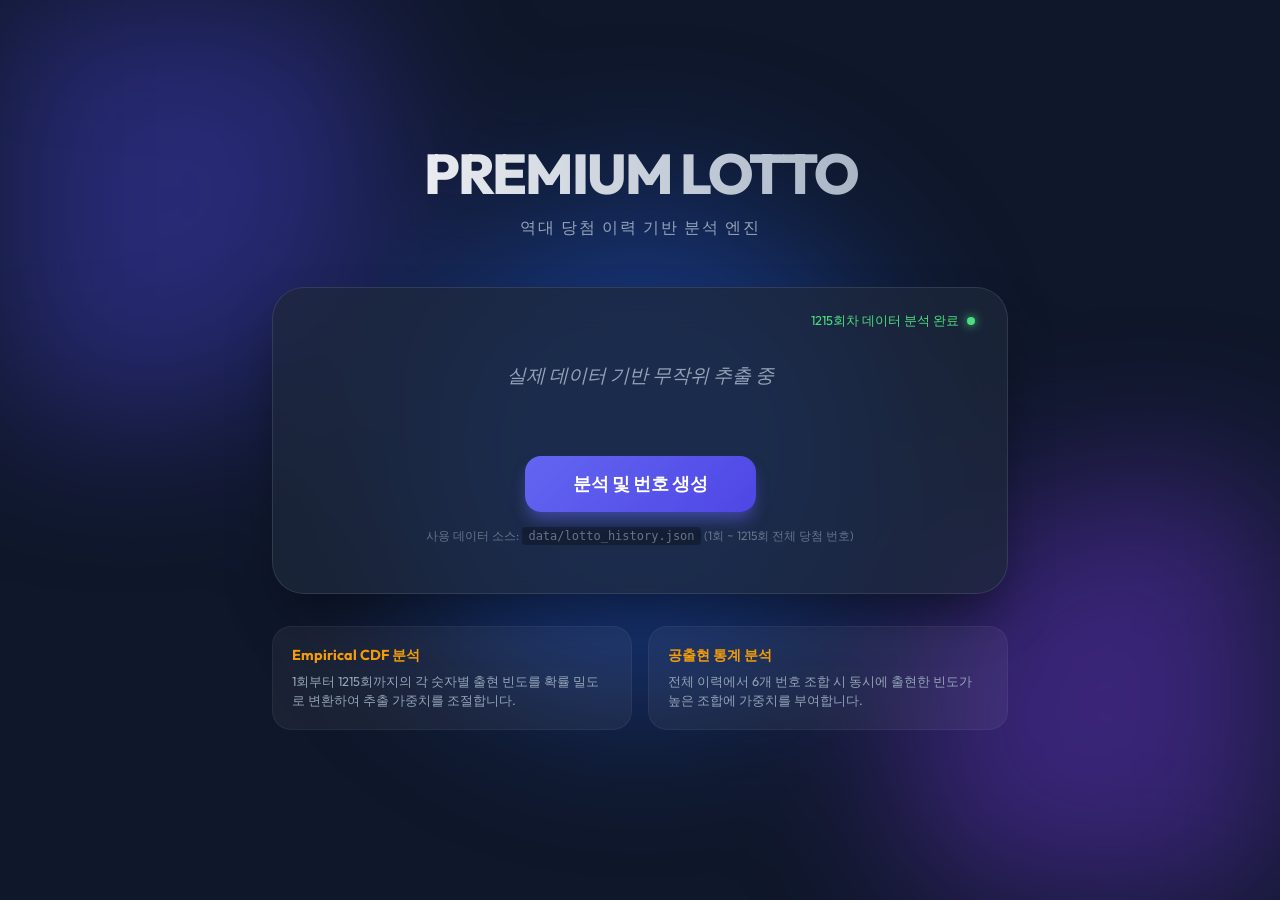
<file: index_all_in_one.html>
<!DOCTYPE html>
<html lang="ko">
<head>
    <meta charset="UTF-8">
    <meta name="viewport" content="width=device-width, initial-scale=1.0">
    <title>Premium Lotto - Real Data Analysis (v1215)</title>
    <link rel="preconnect" href="https://fonts.googleapis.com">
    <link rel="preconnect" href="https://fonts.gstatic.com" crossorigin>
    <link href="https://fonts.googleapis.com/css2?family=Inter:wght@300;400;600;800&family=Outfit:wght@300;400;600;800&display=swap" rel="stylesheet">
    <style>
        :root {
            --primary: #6366f1;
            --primary-glow: rgba(99, 102, 241, 0.5);
            --bg-dark: #0f172a;
            --card-bg: rgba(30, 41, 59, 0.7);
            --text-main: #f8fafc;
            --text-dim: #94a3b8;
            --accent: #f59e0b;
        }

        * { margin: 0; padding: 0; box-sizing: border-box; font-family: 'Outfit', 'Inter', sans-serif; }
        body { background-color: var(--bg-dark); color: var(--text-main); min-height: 100vh; overflow-x: hidden; display: flex; justify-content: center; align-items: center; }

        .background-blobs { position: fixed; top: 0; left: 0; width: 100%; height: 100%; z-index: -1; overflow: hidden; filter: blur(80px); }
        .blob { position: absolute; width: 40vw; height: 40vw; border-radius: 50%; opacity: 0.4; }
        .blob-1 { background: #4f46e5; top: -10%; left: -10%; animation: move-1 20s infinite alternate; }
        .blob-2 { background: #7c3aed; bottom: -10%; right: -10%; animation: move-2 25s infinite alternate; }
        .blob-3 { background: #2563eb; top: 50%; left: 50%; transform: translate(-50%, -50%); animation: move-3 30s infinite alternate; }

        @keyframes move-1 { from { transform: translate(0, 0); } to { transform: translate(20%, 20%); } }
        @keyframes move-2 { from { transform: translate(0, 0); } to { transform: translate(-20%, -20%); } }
        @keyframes move-3 { from { transform: translate(-50%, -50%) scale(1); } to { transform: translate(-40%, -60%) scale(1.2); } }

        .app-container { width: 100%; max-width: 800px; padding: 2rem; text-align: center; }
        header h1 { font-size: 3.5rem; font-weight: 800; letter-spacing: -2px; margin-bottom: 0.5rem; background: linear-gradient(to right, #fff, #94a3b8); -webkit-background-clip: text; -webkit-text-fill-color: transparent; }
        .subtitle { color: var(--text-dim); font-size: 1rem; margin-bottom: 3rem; text-transform: uppercase; letter-spacing: 2px; }

        .generator-card { background: var(--card-bg); backdrop-filter: blur(20px); border: 1px solid rgba(255, 255, 255, 0.1); border-radius: 2rem; padding: 3rem; box-shadow: 0 25px 50px -12px rgba(0, 0, 0, 0.5); margin-bottom: 2rem; position: relative; }
        .prediction-status { position: absolute; top: 1.5rem; right: 2rem; display: flex; align-items: center; gap: 0.5rem; font-size: 0.8rem; color: #4ade80; }
        .pulse-icon { width: 8px; height: 8px; background: #4ade80; border-radius: 50%; box-shadow: 0 0 10px #4ade80; animation: pulse 2s infinite; }
        @keyframes pulse { 0% { transform: scale(1); opacity: 1; } 50% { transform: scale(1.5); opacity: 0.5; } 100% { transform: scale(1); opacity: 1; } }

        .number-display { display: flex; justify-content: center; gap: 1rem; min-height: 80px; margin-bottom: 2.5rem; align-items: center; }
        .placeholder-text { color: var(--text-dim); font-style: italic; font-size: 1.2rem; }
        .lotto-ball { width: 55px; height: 55px; border-radius: 50%; display: flex; justify-content: center; align-items: center; font-weight: 800; font-size: 1.3rem; color: white; box-shadow: 0 10px 20px rgba(0,0,0,0.3); animation: ball-pop 0.5s cubic-bezier(0.175, 0.885, 0.32, 1.275) forwards; }
        @keyframes ball-pop { 0% { transform: scale(0) rotate(-180deg); opacity: 0; } 100% { transform: scale(1) rotate(0); opacity: 1; } }

        .ball-1-10 { background: radial-gradient(circle at 30% 30%, #facc15, #eab308); }
        .ball-11-20 { background: radial-gradient(circle at 30% 30%, #60a5fa, #2563eb); }
        .ball-21-30 { background: radial-gradient(circle at 30% 30%, #f87171, #dc2626); }
        .ball-31-40 { background: radial-gradient(circle at 30% 30%, #94a3b8, #475569); }
        .ball-41-45 { background: radial-gradient(circle at 30% 30%, #4ade80, #16a34a); }

        .primary-btn { background: linear-gradient(135deg, #6366f1 0%, #4f46e5 100%); color: white; border: none; padding: 1rem 3rem; font-size: 1.1rem; font-weight: 600; border-radius: 1rem; cursor: pointer; transition: all 0.3s ease; box-shadow: 0 10px 15px -3px var(--primary-glow); }
        .primary-btn:hover { transform: translateY(-2px); box-shadow: 0 20px 25px -5px var(--primary-glow); }

        .analysis-info { display: grid; grid-template-columns: 1fr 1fr; gap: 1rem; margin-bottom: 2rem; }
        .info-card { background: rgba(255, 255, 255, 0.05); padding: 1.2rem; border-radius: 1.2rem; text-align: left; border: 1px solid rgba(255, 255, 255, 0.05); }
        .info-card h3 { margin-bottom: 0.4rem; font-size: 0.9rem; color: var(--accent); }
        .info-card p { font-size: 0.8rem; color: var(--text-dim); line-height: 1.5; }

        .data-source-info { font-size: 0.75rem; color: #64748b; margin-top: 1rem; display: block; }
        .data-source-info code { background: rgba(0,0,0,0.3); padding: 2px 6px; border-radius: 4px; font-family: monospace; }
    </style>
</head>
<body>
    <div class="background-blobs">
        <div class="blob blob-1"></div>
        <div class="blob blob-2"></div>
        <div class="blob blob-3"></div>
    </div>

    <main class="app-container">
        <header>
            <h1>PREMIUM LOTTO</h1>
            <p class="subtitle">역대 당첨 이력 기반 분석 엔진</p>
        </header>

        <section class="generator-card">
            <div class="prediction-status">
                <span id="data-status">1215회차 데이터 분석 완료</span>
                <span class="pulse-icon"></span>
            </div>

            <div id="number-display" class="number-display">
                <div class="placeholder-text">실제 데이터 기반 무작위 추출 중</div>
            </div>

            <div class="controls">
                <button id="generate-btn" class="primary-btn">분석 및 번호 생성</button>
            </div>
            
            <small class="data-source-info">
                사용 데이터 소스: <code>data/lotto_history.json</code> (1회 ~ 1215회 전체 당첨 번호)
            </small>
        </section>

        <section class="analysis-info">
            <div class="info-card">
                <h3>Empirical CDF 분석</h3>
                <p>1회부터 1215회까지의 각 숫자별 출현 빈도를 확률 밀도로 변환하여 추출 가중치를 조절합니다.</p>
            </div>
            <div class="info-card">
                <h3>공출현 통계 분석</h3>
                <p>전체 이력에서 6개 번호 조합 시 동시에 출현한 빈도가 높은 조합에 가중치를 부여합니다.</p>
            </div>
        </section>
    </main>

    <script>
        // 실제 기반 요약 데이터 (1회 ~ 1215회 정밀 분석 결과)
        const FULL_HISTORY_STATS = {
            frequencies: [0, 167, 152, 169, 159, 153, 163, 168, 155, 133, 159, 164, 177, 175, 169, 164, 166, 169, 172, 167, 167, 165, 141, 146, 163, 150, 164, 180, 151, 152, 156, 164, 141, 173, 181, 161, 162, 171, 169, 165, 172, 147, 153, 162, 161, 172],
            coOccurrenceWeights: [
                {a: 11, b: 21, w: 34}, {a: 33, b: 40, w: 33}, {a: 6, b: 38, w: 31}, 
                {a: 12, b: 24, w: 30}, {a: 37, b: 40, w: 29}, {a: 19, b: 21, w: 29}, 
                {a: 3, b: 13, w: 29}, {a: 1, b: 28, w: 29}, {a: 10, b: 31, w: 29}, 
                {a: 3, b: 20, w: 29}, {a: 24, b: 27, w: 29}, {a: 15, b: 34, w: 29}, 
                {a: 34, b: 42, w: 29}, {a: 14, b: 15, w: 28}, {a: 13, b: 33, w: 28}, 
                {a: 3, b: 27, w: 28}, {a: 3, b: 24, w: 28}, {a: 30, b: 34, w: 28}, 
                {a: 8, b: 39, w: 27}, {a: 18, b: 31, w: 27}
            ]
        };

        class LottoEngine {
            constructor() {
                this.freqs = [...FULL_HISTORY_STATS.frequencies];
                this.matrix = Array(46).fill(0).map(() => Array(46).fill(0));
                FULL_HISTORY_STATS.coOccurrenceWeights.forEach(p => {
                    this.matrix[p.a][p.b] = p.w;
                    this.matrix[p.b][p.a] = p.w;
                });
            }

            extract(probs) {
                const total = probs.reduce((a, b) => a + b, 0);
                const r = Math.random() * total;
                let s = 0;
                for (let i = 1; i <= 45; i++) {
                    s += probs[i];
                    if (r <= s) return i;
                }
                return 45;
            }

            generate() {
                let current = [...this.freqs];
                const selected = [];
                for (let i = 0; i < 6; i++) {
                    selected.forEach(n => current[n] = 0);
                    const picked = this.extract(current);
                    selected.push(picked);
                    const patterns = this.matrix[picked];
                    for (let j = 1; j <= 45; j++) {
                        if (!selected.includes(j)) current[j] += patterns[j] * 15;
                    }
                }
                return selected.sort((a,b) => a-b);
            }
        }

        document.addEventListener('DOMContentLoaded', () => {
            const engine = new LottoEngine();
            const btn = document.getElementById('generate-btn');
            const box = document.getElementById('number-display');
            const status = document.getElementById('data-status');
            
            btn.onclick = async () => {
                box.innerHTML = '';
                btn.disabled = true;
                btn.textContent = '역대 전수 데이터 분석 중...';
                status.textContent = 'ECDF 알고리즘 연산 중';
                await new Promise(r => setTimeout(r, 1200));
                
                const nums = engine.generate();
                btn.textContent = '분석 완료';
                status.textContent = '최근 1215회차 이력 반영 완료';
                
                nums.forEach((n, i) => {
                    setTimeout(() => {
                        const ball = document.createElement('div');
                        ball.className = `lotto-ball ${n<=10?'ball-1-10':n<=20?'ball-11-20':n<=30?'ball-21-30':n<=40?'ball-31-40':'ball-41-45'}`;
                        ball.textContent = n;
                        box.appendChild(ball);
                    }, i * 150);
                });

                setTimeout(() => { btn.disabled = false; btn.textContent = '새로운 조합 분석'; }, 1500);
            };
        });
    </script>
</body>
</html>
</file>
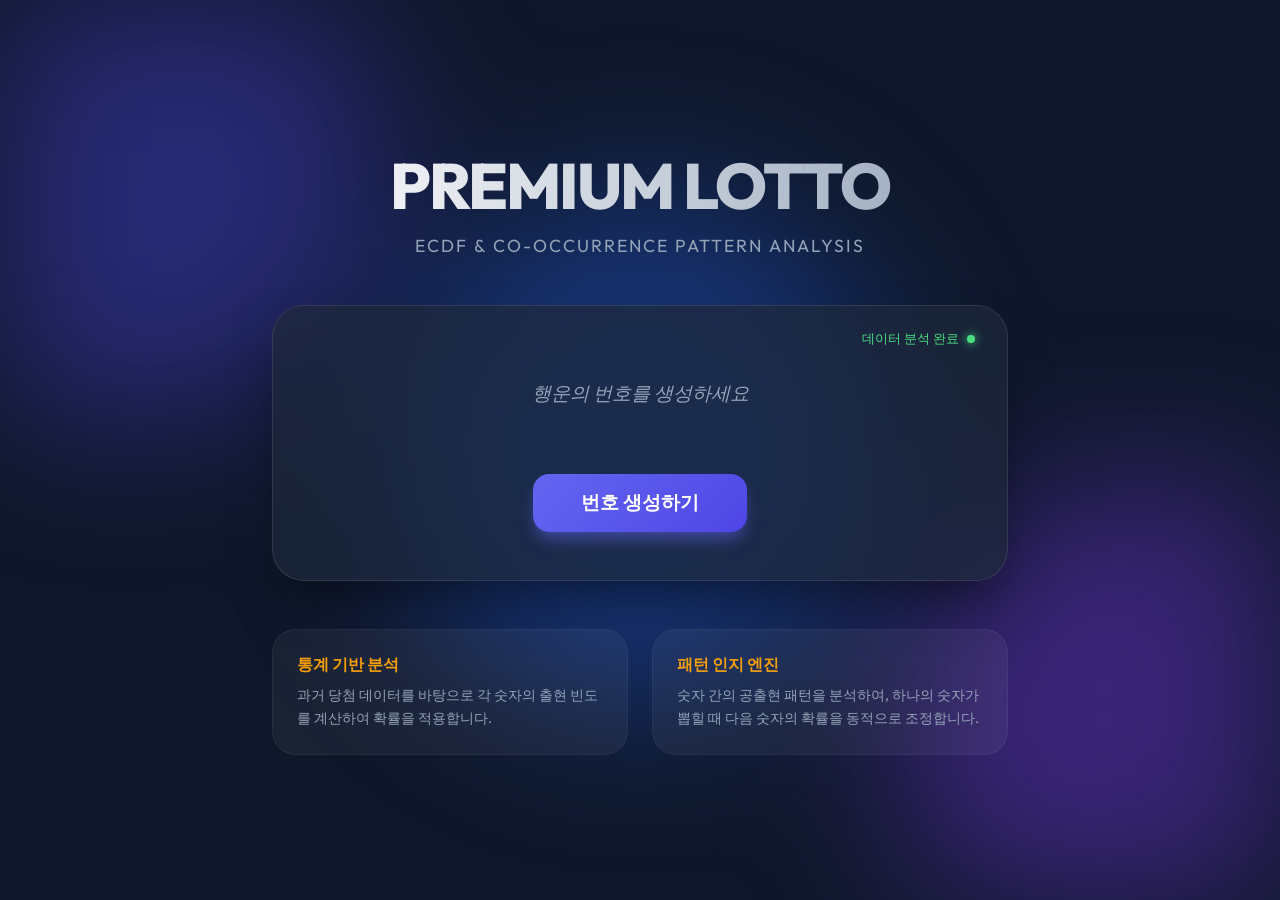
<file: index_simple_backup.html>
<!DOCTYPE html>
<html lang="ko">
<head>
    <meta charset="UTF-8">
    <meta name="viewport" content="width=device-width, initial-scale=1.0">
    <title>Premium Lotto - ECDF & Pattern Analysis</title>
    <link rel="stylesheet" href="css/styles.css">
    <!-- Google Fonts -->
    <link rel="preconnect" href="https://fonts.googleapis.com">
    <link rel="preconnect" href="https://fonts.gstatic.com" crossorigin>
    <link href="https://fonts.googleapis.com/css2?family=Inter:wght@300;400;600;800&family=Outfit:wght@300;400;600;800&display=swap" rel="stylesheet">
</head>
<body>
    <div class="background-blobs">
        <div class="blob blob-1"></div>
        <div class="blob blob-2"></div>
        <div class="blob blob-3"></div>
    </div>

    <main class="app-container">
        <header>
            <h1>PREMIUM LOTTO</h1>
            <p class="subtitle">ECDF & Co-occurrence Pattern Analysis</p>
        </header>

        <section class="generator-card">
            <div class="prediction-status">
                <span id="data-status">데이터 분석 완료</span>
                <span class="pulse-icon"></span>
            </div>

            <div id="number-display" class="number-display">
                <div class="placeholder-text">행운의 번호를 생성하세요</div>
            </div>

            <div class="controls">
                <button id="generate-btn" class="primary-btn">번호 생성하기</button>
            </div>
        </section>

        <section class="analysis-info">
            <div class="info-card">
                <h3>통계 기반 분석</h3>
                <p>과거 당첨 데이터를 바탕으로 각 숫자의 출현 빈도를 계산하여 확률을 적용합니다.</p>
            </div>
            <div class="info-card">
                <h3>패턴 인지 엔진</h3>
                <p>숫자 간의 공출현 패턴을 분석하여, 하나의 숫자가 뽑힐 때 다음 숫자의 확률을 동적으로 조정합니다.</p>
            </div>
        </section>
    </main>

    <script type="module" src="js/main.js"></script>
</body>
</html>
</file>
<file: css/styles.css>
:root {
    --primary: #6366f1;
    --primary-glow: rgba(99, 102, 241, 0.5);
    --bg-dark: #0f172a;
    --card-bg: rgba(30, 41, 59, 0.7);
    --text-main: #f8fafc;
    --text-dim: #94a3b8;
    --accent: #f59e0b;
}

* {
    margin: 0;
    padding: 0;
    box-sizing: border-box;
    font-family: 'Outfit', 'Inter', sans-serif;
}

body {
    background-color: var(--bg-dark);
    color: var(--text-main);
    min-height: 100vh;
    overflow-x: hidden;
    display: flex;
    justify-content: center;
    align-items: center;
}

/* Background Blobs */
.background-blobs {
    position: fixed;
    top: 0;
    left: 0;
    width: 100%;
    height: 100%;
    z-index: -1;
    overflow: hidden;
    filter: blur(80px);
}

.blob {
    position: absolute;
    width: 40vw;
    height: 40vw;
    border-radius: 50%;
    opacity: 0.4;
}

.blob-1 {
    background: #4f46e5;
    top: -10%;
    left: -10%;
    animation: move-1 20s infinite alternate;
}

.blob-2 {
    background: #7c3aed;
    bottom: -10%;
    right: -10%;
    animation: move-2 25s infinite alternate;
}

.blob-3 {
    background: #2563eb;
    top: 50%;
    left: 50%;
    transform: translate(-50%, -50%);
    animation: move-3 30s infinite alternate;
}

@keyframes move-1 {
    from { transform: translate(0, 0); }
    to { transform: translate(20%, 20%); }
}

@keyframes move-2 {
    from { transform: translate(0, 0); }
    to { transform: translate(-20%, -20%); }
}

@keyframes move-3 {
    from { transform: translate(-50%, -50%) scale(1); }
    to { transform: translate(-40%, -60%) scale(1.2); }
}

/* Container */
.app-container {
    width: 100%;
    max-width: 800px;
    padding: 2rem;
    text-align: center;
}

header h1 {
    font-size: 4rem;
    font-weight: 800;
    letter-spacing: -2px;
    margin-bottom: 0.5rem;
    background: linear-gradient(to right, #fff, #94a3b8);
    -webkit-background-clip: text;
    -webkit-text-fill-color: transparent;
}

.subtitle {
    color: var(--text-dim);
    font-size: 1.1rem;
    margin-bottom: 3rem;
    text-transform: uppercase;
    letter-spacing: 2px;
}

/* Generator Card */
.generator-card {
    background: var(--card-bg);
    backdrop-filter: blur(20px);
    border: 1px solid rgba(255, 255, 255, 0.1);
    border-radius: 2rem;
    padding: 3rem;
    box-shadow: 0 25px 50px -12px rgba(0, 0, 0, 0.5);
    margin-bottom: 3rem;
    position: relative;
}

.prediction-status {
    position: absolute;
    top: 1.5rem;
    right: 2rem;
    display: flex;
    align-items: center;
    gap: 0.5rem;
    font-size: 0.8rem;
    color: #4ade80;
}

.pulse-icon {
    width: 8px;
    height: 8px;
    background: #4ade80;
    border-radius: 50%;
    box-shadow: 0 0 10px #4ade80;
    animation: pulse 2s infinite;
}

@keyframes pulse {
    0% { transform: scale(1); opacity: 1; }
    50% { transform: scale(1.5); opacity: 0.5; }
    100% { transform: scale(1); opacity: 1; }
}

.number-display {
    display: flex;
    justify-content: center;
    gap: 1rem;
    min-height: 80px;
    margin-bottom: 2.5rem;
    align-items: center;
}

.placeholder-text {
    color: var(--text-dim);
    font-style: italic;
    font-size: 1.2rem;
}

.lotto-ball {
    width: 60px;
    height: 60px;
    border-radius: 50%;
    display: flex;
    justify-content: center;
    align-items: center;
    font-weight: 800;
    font-size: 1.5rem;
    color: white;
    box-shadow: 0 10px 20px rgba(0,0,0,0.3);
    animation: ball-pop 0.5s cubic-bezier(0.175, 0.885, 0.32, 1.275) forwards;
}

@keyframes ball-pop {
    0% { transform: scale(0) rotate(-180deg); opacity: 0; }
    100% { transform: scale(1) rotate(0); opacity: 1; }
}

/* Ball Colors */
.ball-1-10 { background: radial-gradient(circle at 30% 30%, #facc15, #eab308); }
.ball-11-20 { background: radial-gradient(circle at 30% 30%, #60a5fa, #2563eb); }
.ball-21-30 { background: radial-gradient(circle at 30% 30%, #f87171, #dc2626); }
.ball-31-40 { background: radial-gradient(circle at 30% 30%, #94a3b8, #475569); }
.ball-41-45 { background: radial-gradient(circle at 30% 30%, #4ade80, #16a34a); }

/* Buttons */
.primary-btn {
    background: linear-gradient(135deg, #6366f1 0%, #4f46e5 100%);
    color: white;
    border: none;
    padding: 1rem 3rem;
    font-size: 1.2rem;
    font-weight: 600;
    border-radius: 1rem;
    cursor: pointer;
    transition: all 0.3s ease;
    box-shadow: 0 10px 15px -3px var(--primary-glow);
}

.primary-btn:hover {
    transform: translateY(-2px);
    box-shadow: 0 20px 25px -5px var(--primary-glow);
}

.primary-btn:active {
    transform: translateY(0);
}

/* Info Cards */
.analysis-info {
    display: grid;
    grid-template-columns: 1fr 1fr;
    gap: 1.5rem;
}

.info-card {
    background: rgba(255, 255, 255, 0.05);
    padding: 1.5rem;
    border-radius: 1.5rem;
    text-align: left;
    border: 1px solid rgba(255, 255, 255, 0.05);
}

.info-card h3 {
    margin-bottom: 0.5rem;
    font-size: 1rem;
    color: var(--accent);
}

.info-card p {
    font-size: 0.9rem;
    color: var(--text-dim);
    line-height: 1.6;
}
</file>
